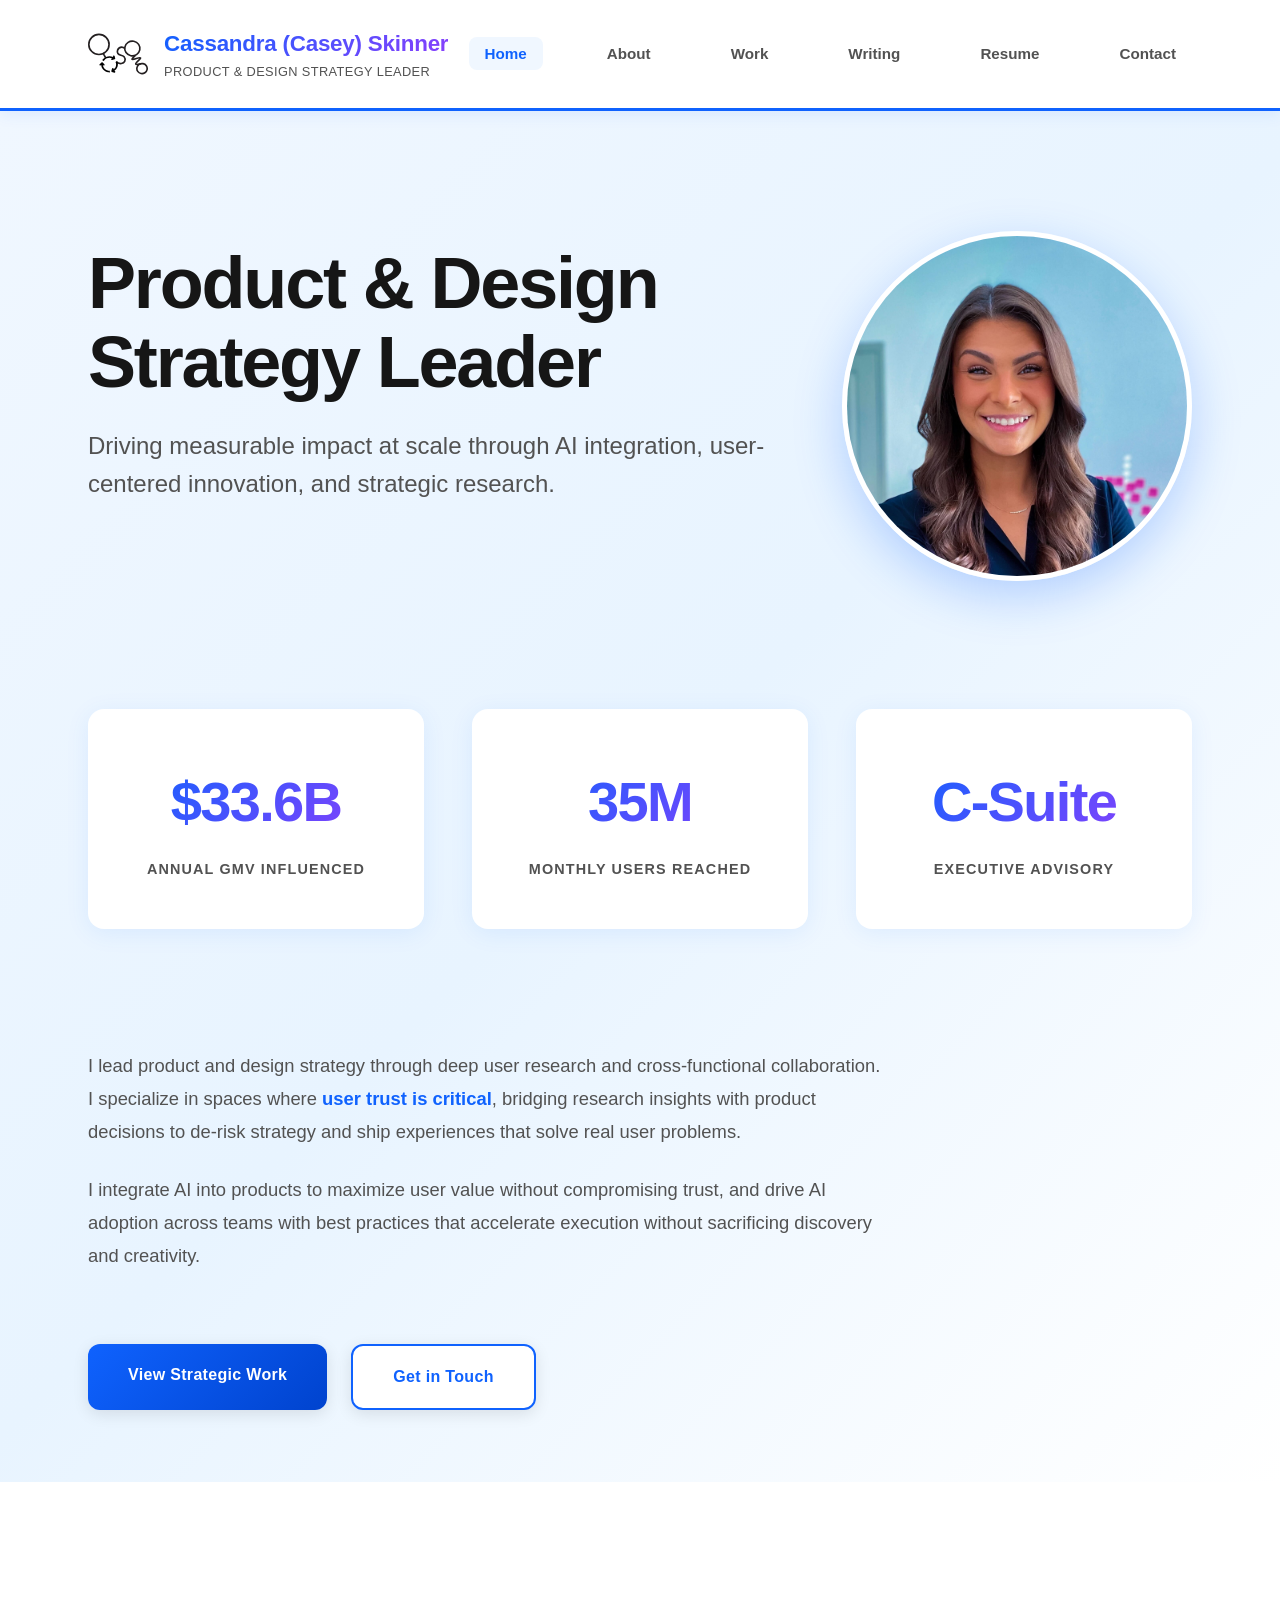
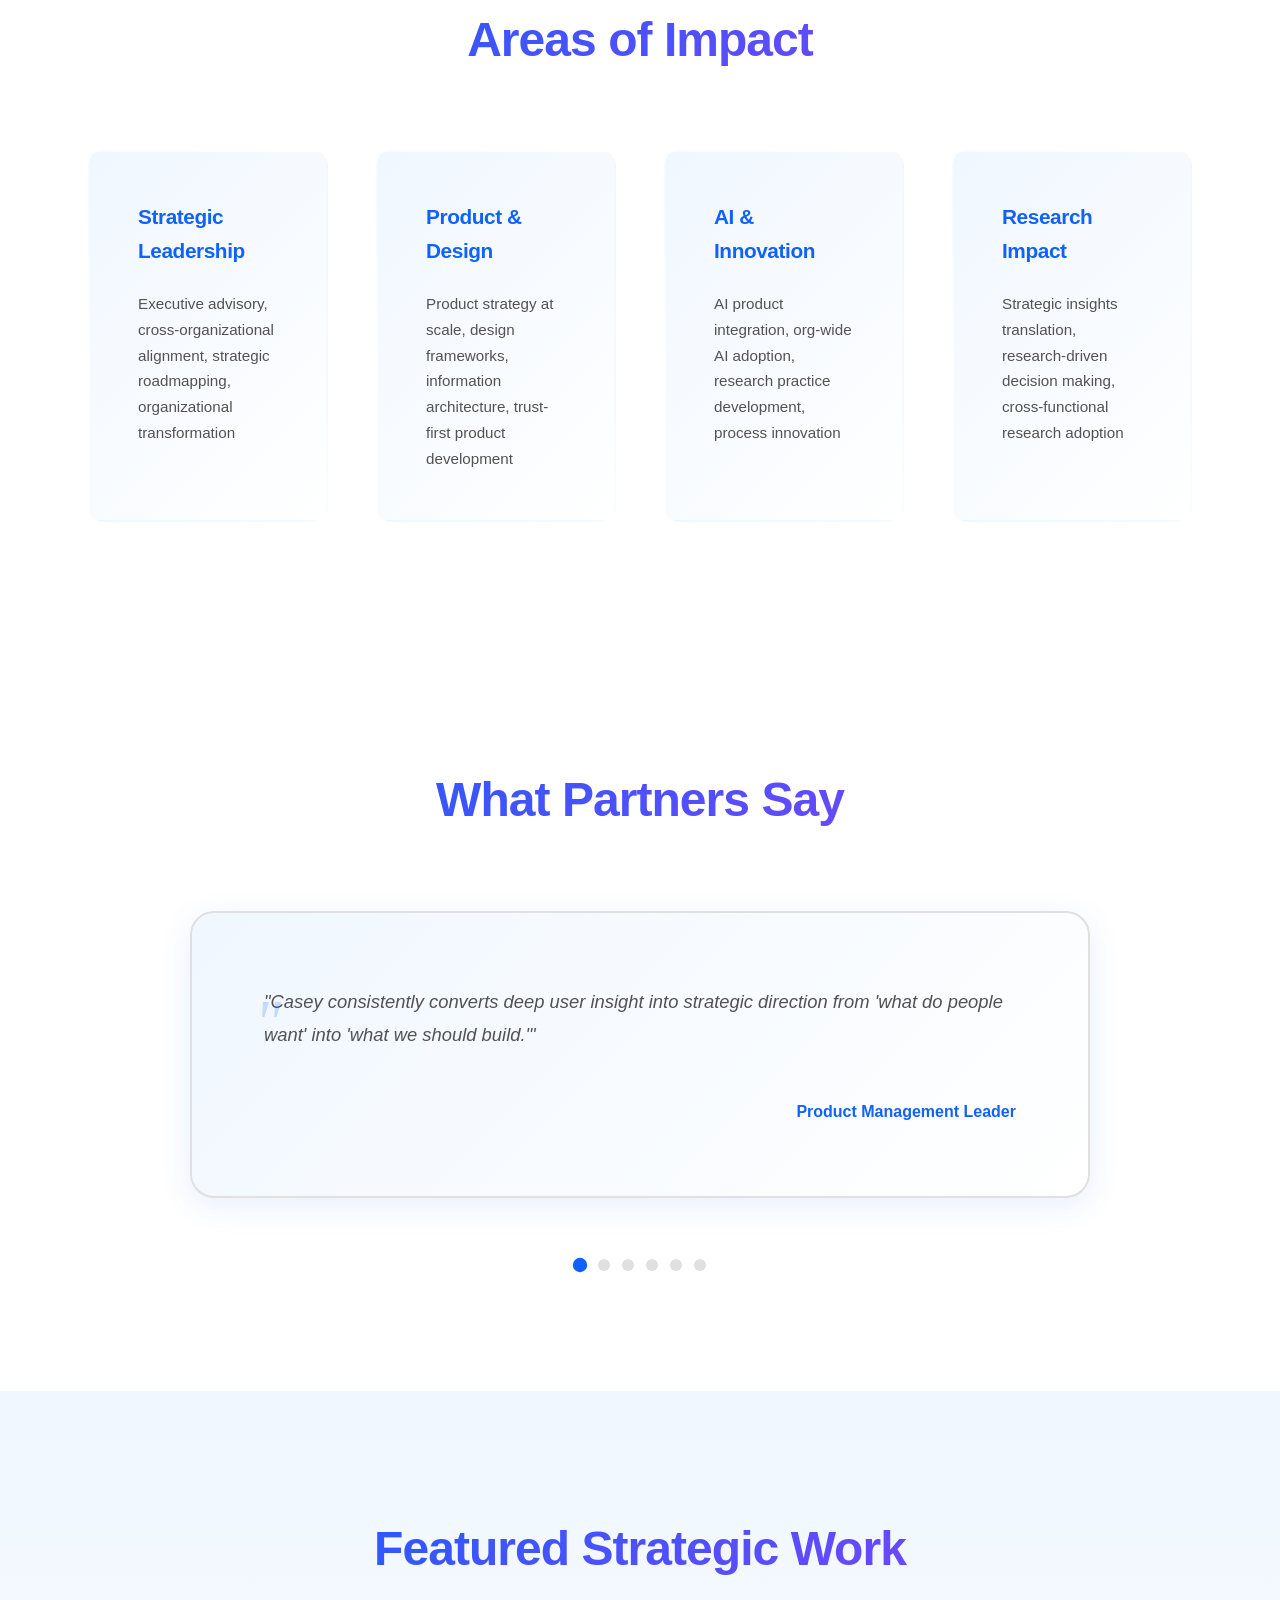
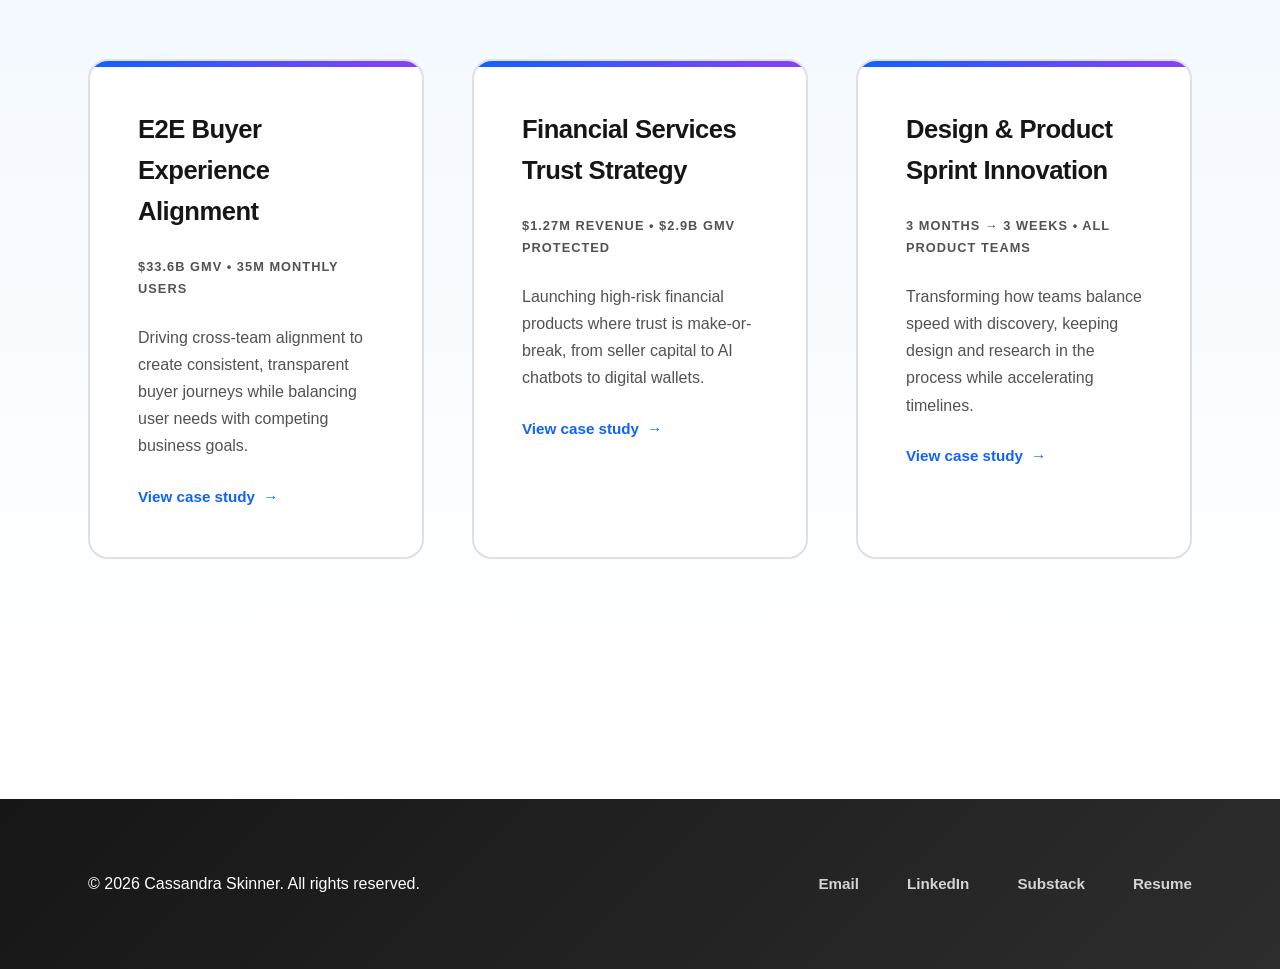
<file: index.html>
<!DOCTYPE html>
<html lang="en">
<head>
    <meta charset="UTF-8">
    <meta name="viewport" content="width=device-width, initial-scale=1.0">
    <title>Cassandra Skinner | Product & Design Strategy Leader</title>
    <meta name="description" content="Product and design strategy leader specializing in AI integration, user research, and trust-first product development.">
    <link rel="stylesheet" href="styles.css">
    <style>
        .hero-flex {
            display: flex;
            gap: 64px;
            align-items: center;
            margin-bottom: 48px;
        }

        .hero-text {
            flex: 1;
        }

        .hero-photo {
            flex-shrink: 0;
        }

        .hero-photo img {
            width: 350px;
            height: 350px;
            object-fit: cover;
            object-position: 60% 35%;
            border-radius: 50%;
            box-shadow: 0 16px 48px rgba(15, 98, 254, 0.25);
            border: 5px solid white;
        }

        @media (max-width: 768px) {
            .hero-flex {
                flex-direction: column-reverse;
                gap: 32px;
                margin-bottom: 32px;
            }

            .hero-photo img {
                width: 200px;
                height: 200px;
                object-position: 60% 35%;
                border: 3px solid white;
            }
        }

        @media (max-width: 480px) {
            .hero-flex {
                gap: 24px;
            }

            .hero-photo img {
                width: 150px;
                height: 150px;
                object-position: 60% 35%;
            }
        }
    </style>
</head>
<body>
    <!-- Navigation -->
    <nav class="nav">
        <div class="nav-container">
            <a href="index.html" class="logo">
                <img src="logo.svg" alt="CS" class="logo-image">
                <div class="logo-text">
                    <span class="logo-name">Cassandra (Casey) Skinner</span>
                    <span class="logo-tagline">Product & Design Strategy Leader</span>
                </div>
            </a>
            <ul class="nav-menu">
                <li><a href="index.html" class="nav-link active">Home</a></li>
                <li><a href="about.html" class="nav-link">About</a></li>
                <li><a href="work.html" class="nav-link">Work</a></li>
                <li><a href="writing.html" class="nav-link">Writing</a></li>
                <li><a href="resume.html" class="nav-link">Resume</a></li>
                <li><a href="contact.html" class="nav-link">Contact</a></li>
            </ul>
        </div>
    </nav>

    <!-- Hero Section -->
    <section class="hero">
        <div class="container">
            <div class="hero-flex">
                <div class="hero-text">
                    <h1 class="hero-title">Product & Design Strategy Leader</h1>
                    <p class="hero-subtitle">Driving measurable impact at scale through AI integration, user-centered innovation, and strategic research.</p>
                </div>
                <div class="hero-photo">
                    <img src="profile-photo.jpg" alt="Cassandra Skinner">
                </div>
            </div>

            <div class="hero-stats">
                <div class="stat">
                    <div class="stat-number">$33.6B</div>
                    <div class="stat-label">Annual GMV Influenced</div>
                </div>
                <div class="stat">
                    <div class="stat-number">35M</div>
                    <div class="stat-label">Monthly Users Reached</div>
                </div>
                <div class="stat">
                    <div class="stat-number">C-Suite</div>
                    <div class="stat-label">Executive Advisory</div>
                </div>
            </div>

            <div class="hero-intro">
                <p>I lead product and design strategy through deep user research and cross-functional collaboration. I specialize in spaces where <strong>user trust is critical</strong>, bridging research insights with product decisions to de-risk strategy and ship experiences that solve real user problems.</p>
                <p>I integrate AI into products to maximize user value without compromising trust, and drive AI adoption across teams with best practices that accelerate execution without sacrificing discovery and creativity.</p>
            </div>

            <div class="cta-buttons">
                <a href="work.html" class="btn btn-primary">View Strategic Work</a>
                <a href="contact.html" class="btn btn-secondary">Get in Touch</a>
            </div>
        </div>
    </section>

    <!-- Quick Expertise -->
    <section class="expertise-preview">
        <div class="container">
            <h2>Areas of Impact</h2>
            <div class="expertise-grid">
                <div class="expertise-card">
                    <h3>Strategic Leadership</h3>
                    <p>Executive advisory, cross-organizational alignment, strategic roadmapping, organizational transformation</p>
                </div>
                <div class="expertise-card">
                    <h3>Product & Design</h3>
                    <p>Product strategy at scale, design frameworks, information architecture, trust-first product development</p>
                </div>
                <div class="expertise-card">
                    <h3>AI & Innovation</h3>
                    <p>AI product integration, org-wide AI adoption, research practice development, process innovation</p>
                </div>
                <div class="expertise-card">
                    <h3>Research Impact</h3>
                    <p>Strategic insights translation, research-driven decision making, cross-functional research adoption</p>
                </div>
            </div>
        </div>
    </section>

    <!-- Testimonials -->
    <section class="testimonials">
        <div class="container">
            <h2>What Partners Say</h2>
            <div class="testimonial-carousel">
                <div class="testimonial active">
                    <p class="testimonial-quote">"Casey consistently converts deep user insight into strategic direction from 'what do people want' into 'what we should build.'"</p>
                    <p class="testimonial-author">Product Management Leader</p>
                </div>
                <div class="testimonial">
                    <p class="testimonial-quote">"Casey championed the use of Jobs To Be Done (JTBD) frameworks to drive alignment, shared understanding, and decision clarity across stakeholders."</p>
                    <p class="testimonial-author">Product Management Leader</p>
                </div>
                <div class="testimonial">
                    <p class="testimonial-quote">"She always came to the table with extensive research to confirm or deny the initially presented hypotheses. She never approaches with a biased mindset and truly empathizes with customers, providing high-level suggestions to improve or reevaluate the business goals to better align with customer needs. She uses her voice to clearly articulate the results, ensuring they are not misinterpreted, which can often happen when many people are involved. When she sees the need for more research or better validation, she speaks up, demonstrating her passion and commitment to research and its value to the overall experience...Sometimes, I wish I could give her the mouse and have her design as well. She delivers impact on most, if not all, of our projects; her insights help determine scope and how we can scale our solutions."</p>
                    <p class="testimonial-author">Product Design Leader</p>
                </div>
                <div class="testimonial">
                    <p class="testimonial-quote">"I've seen Casey to have a strong bias to action and not hesitate to jump into action with a sense of urgency. She strives to get UX research done as early as possible to make the deliverables launch sooner and provide value to customers sooner than later."</p>
                    <p class="testimonial-author">Product Management Leader</p>
                </div>
                <div class="testimonial">
                    <p class="testimonial-quote">"Casey partners exceptionally well with design to impact design choices… Her research and insight was instrumental in helping us identify value propositions, content hierarchy, and more. Casey is among the most collaborative UXR research partners I've worked with at eBay. She has a gift for distilling information and presenting it in a clear and cogent manner."</p>
                    <p class="testimonial-author">Content Design Leader</p>
                </div>
                <div class="testimonial">
                    <p class="testimonial-quote">"Casey's drive and proactive approach significantly contribute to the team's momentum."</p>
                    <p class="testimonial-author">Product Management Leader</p>
                </div>
            </div>
            <div class="testimonial-dots"></div>
        </div>
    </section>

    <!-- Featured Work Preview -->
    <section class="work-preview">
        <div class="container">
            <h2>Featured Strategic Work</h2>
            <div class="work-grid">
                <a href="work.html#e2e-buyer-experience" class="work-card">
                    <div class="work-card-content">
                        <h3>E2E Buyer Experience Alignment</h3>
                        <p class="work-meta">$33.6B GMV • 35M Monthly Users</p>
                        <p>Driving cross-team alignment to create consistent, transparent buyer journeys while balancing user needs with competing business goals.</p>
                        <span class="work-link">View case study</span>
                    </div>
                </a>

                <a href="work.html#financial-services" class="work-card">
                    <div class="work-card-content">
                        <h3>Financial Services Trust Strategy</h3>
                        <p class="work-meta">$1.27M Revenue • $2.9B GMV Protected</p>
                        <p>Launching high-risk financial products where trust is make-or-break, from seller capital to AI chatbots to digital wallets.</p>
                        <span class="work-link">View case study</span>
                    </div>
                </a>

                <a href="work.html#process-innovation" class="work-card">
                    <div class="work-card-content">
                        <h3>Design & Product Sprint Innovation</h3>
                        <p class="work-meta">3 Months → 3 Weeks • All Product Teams</p>
                        <p>Transforming how teams balance speed with discovery, keeping design and research in the process while accelerating timelines.</p>
                        <span class="work-link">View case study</span>
                    </div>
                </a>
            </div>
        </div>
    </section>

    <!-- Footer -->
    <footer class="footer">
        <div class="container">
            <p>&copy; 2026 Cassandra Skinner. All rights reserved.</p>
            <div class="footer-links">
                <a href="mailto:caskinner23@gmail.com">Email</a>
                <a href="https://linkedin.com/in/skinnerc23" target="_blank">LinkedIn</a>
                <a href="https://skinnerc.substack.com" target="_blank">Substack</a>
                <a href="resume.html">Resume</a>
            </div>
        </div>
    </footer>

    <script>
        // Testimonial carousel
        const testimonials = document.querySelectorAll('.testimonial');
        const dotsContainer = document.querySelector('.testimonial-dots');
        let currentTestimonial = 0;

        // Create dots
        testimonials.forEach((_, index) => {
            const dot = document.createElement('div');
            dot.classList.add('testimonial-dot');
            if (index === 0) dot.classList.add('active');
            dot.addEventListener('click', () => goToTestimonial(index));
            dotsContainer.appendChild(dot);
        });

        const dots = document.querySelectorAll('.testimonial-dot');

        function goToTestimonial(index) {
            testimonials[currentTestimonial].classList.remove('active');
            dots[currentTestimonial].classList.remove('active');
            currentTestimonial = index;
            testimonials[currentTestimonial].classList.add('active');
            dots[currentTestimonial].classList.add('active');
        }

        function nextTestimonial() {
            const next = (currentTestimonial + 1) % testimonials.length;
            goToTestimonial(next);
        }

        // Auto-rotate every 8 seconds
        if (testimonials.length > 1) {
            setInterval(nextTestimonial, 8000);
        }
    </script>
</body>
</html>
</file>
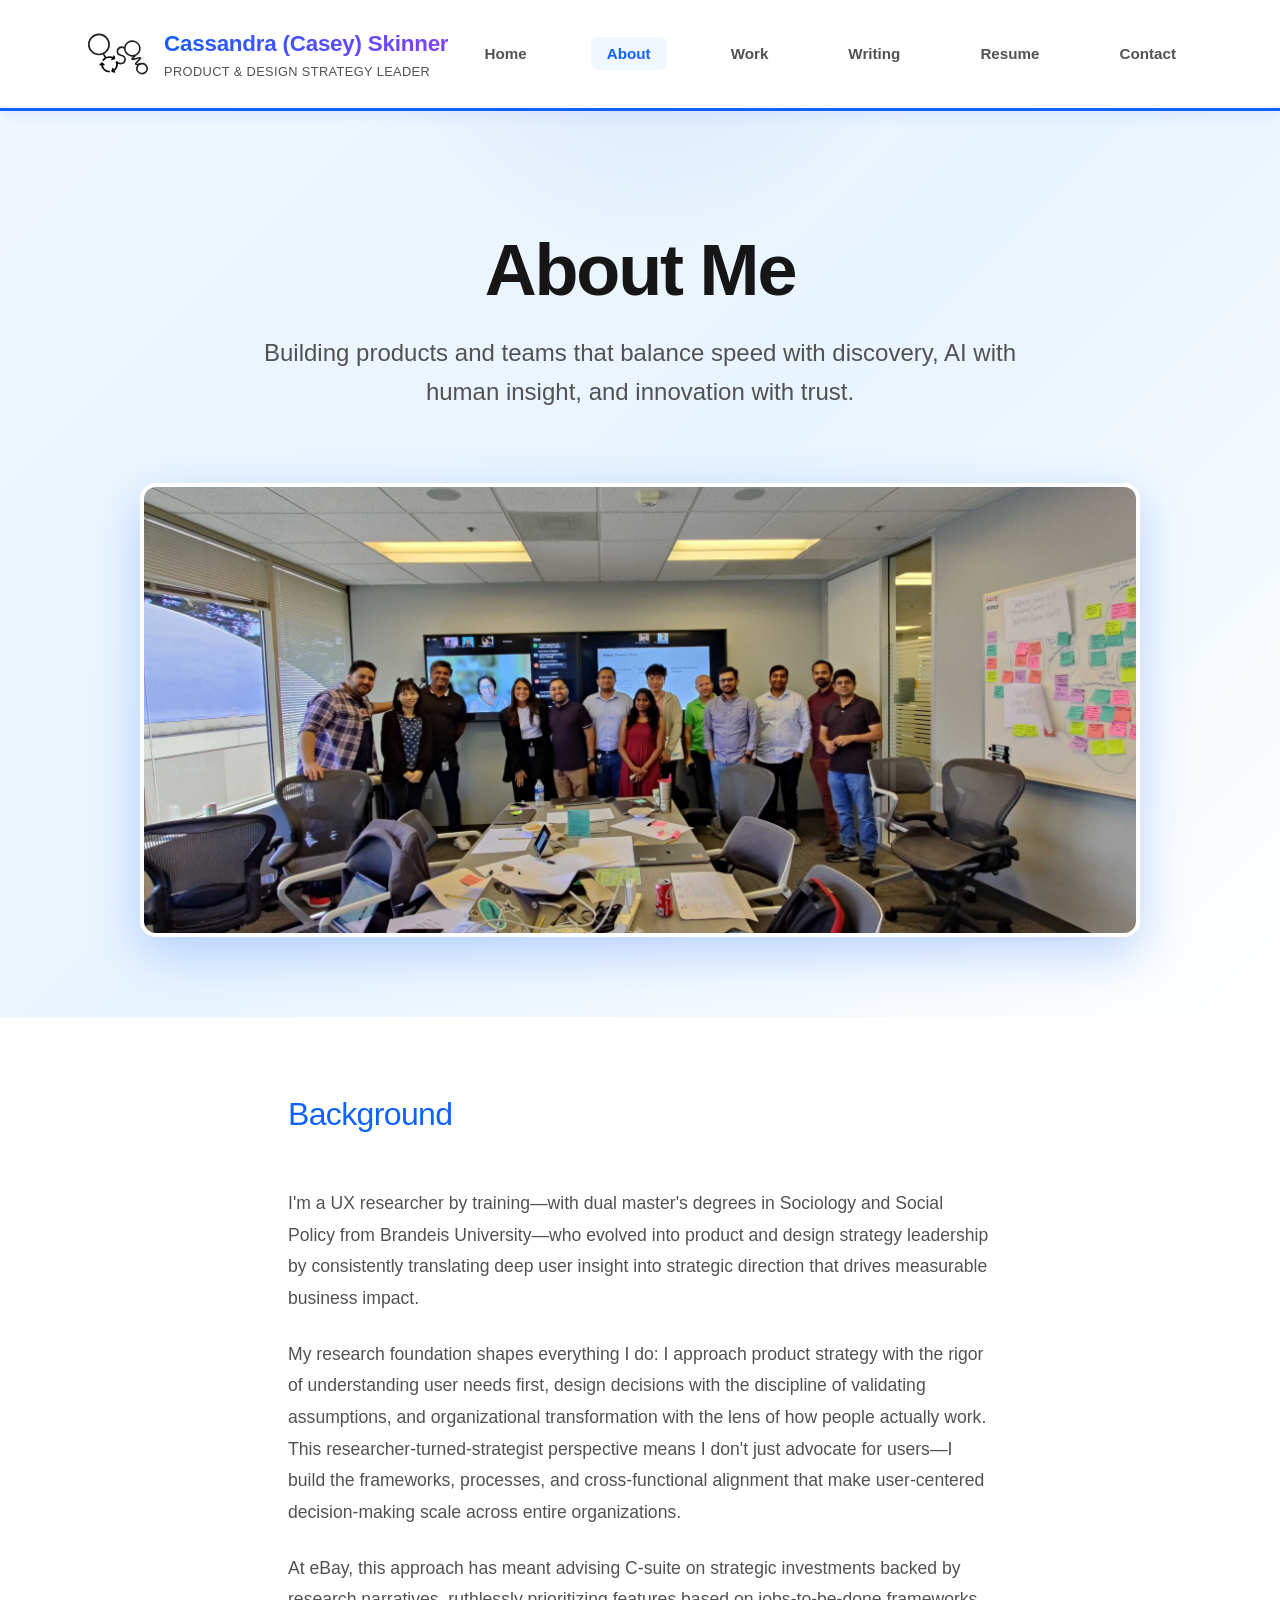
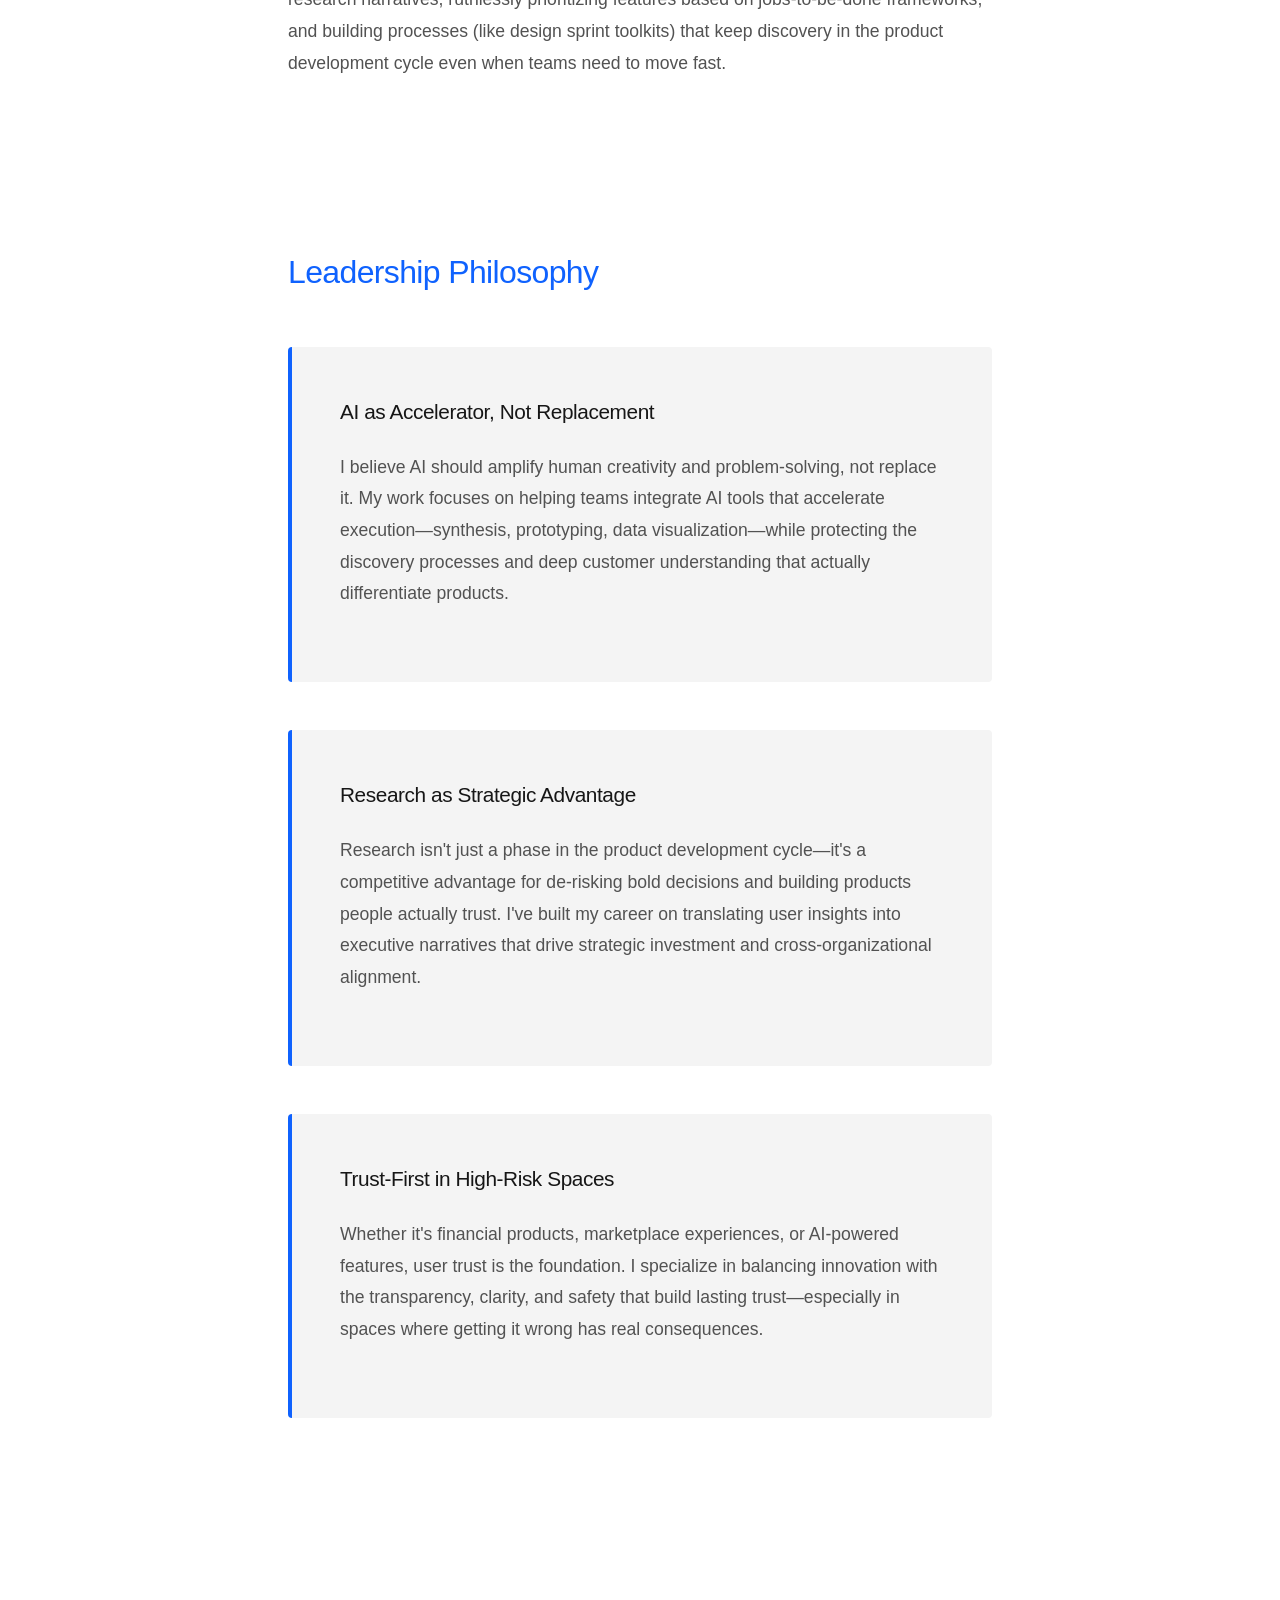
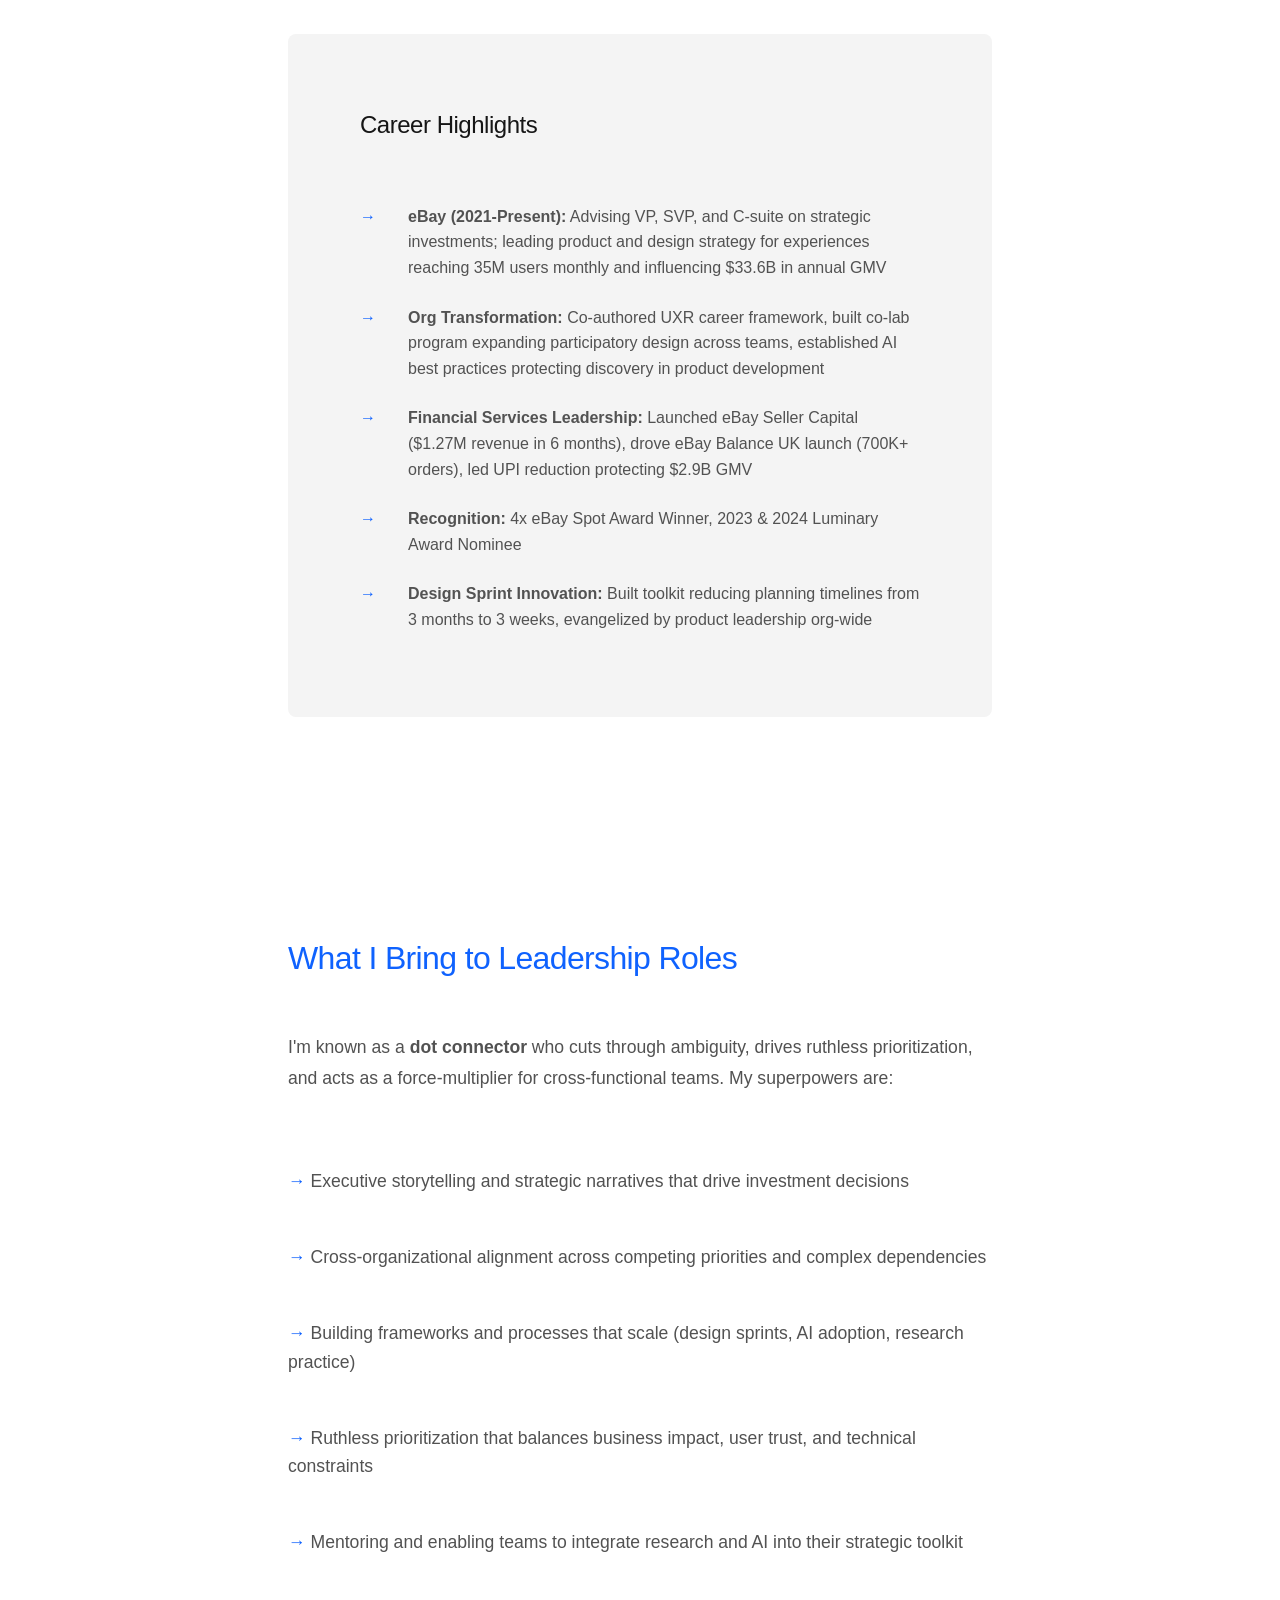
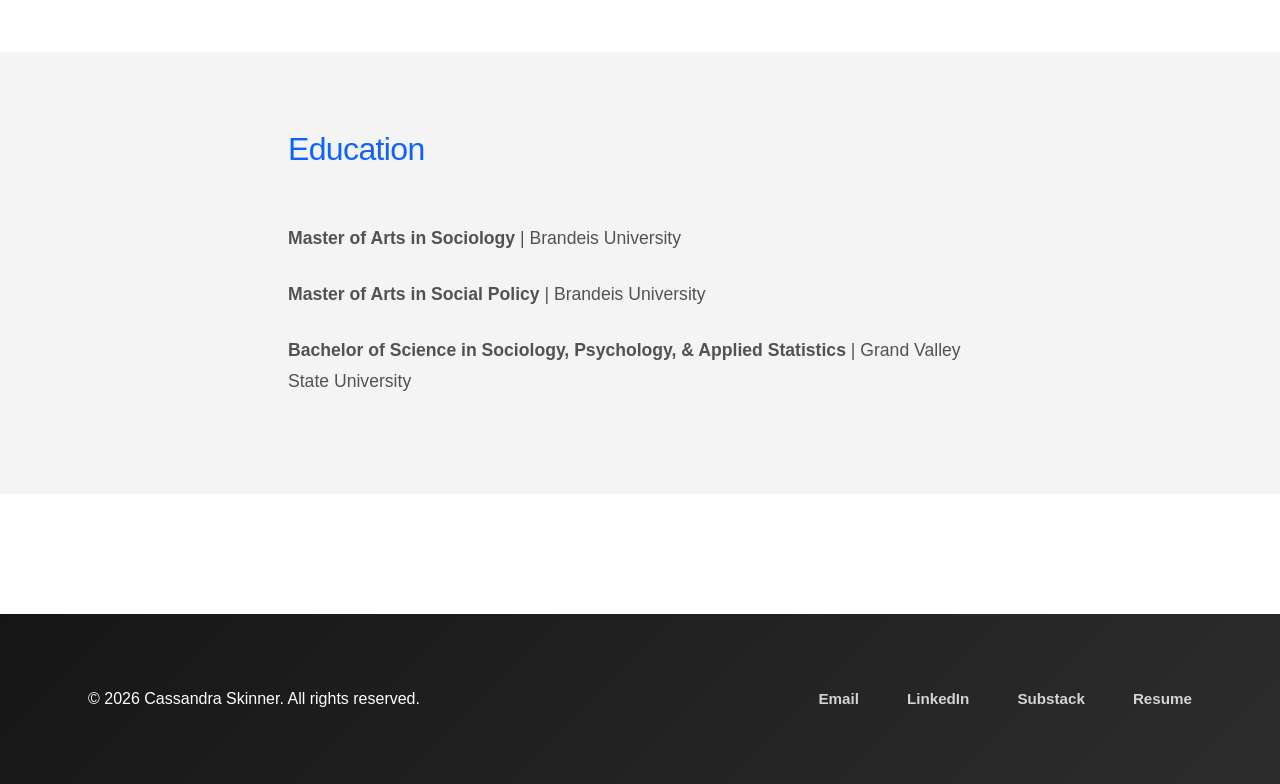
<file: about.html>
<!DOCTYPE html>
<html lang="en">
<head>
    <meta charset="UTF-8">
    <meta name="viewport" content="width=device-width, initial-scale=1.0">
    <title>About | Cassandra Skinner</title>
    <meta name="description" content="Learn about Cassandra Skinner's leadership philosophy and approach to product strategy, design, and AI integration.">
    <link rel="stylesheet" href="styles.css">
    <style>
        .about-hero {
            padding: var(--spacing-xl) 0 var(--spacing-lg) 0;
            background: linear-gradient(135deg, #F0F7FF 0%, #E8F4FF 50%, #FFFFFF 100%);
            text-align: center;
            position: relative;
            overflow: hidden;
        }

        .about-hero::before {
            content: '';
            position: absolute;
            top: -50%;
            left: 50%;
            transform: translateX(-50%);
            width: 600px;
            height: 600px;
            background: radial-gradient(circle, rgba(102, 126, 234, 0.15) 0%, transparent 70%);
            border-radius: 50%;
        }

        .about-hero .hero-title {
            position: relative;
            text-align: center;
        }

        .about-hero .hero-subtitle {
            position: relative;
            text-align: center;
            margin-left: auto;
            margin-right: auto;
        }

        .about-content {
            max-width: 800px;
            margin: 0 auto;
        }

        .about-section {
            padding: var(--spacing-lg) 0;
        }

        .about-section h2 {
            font-size: 2rem;
            margin-bottom: var(--spacing-md);
            color: var(--primary-color);
        }

        .about-section p {
            font-size: 1.1rem;
            line-height: 1.8;
            color: var(--text-secondary);
            margin-bottom: var(--spacing-sm);
        }

        .philosophy-grid {
            display: grid;
            gap: var(--spacing-md);
            margin-top: var(--spacing-md);
        }

        .philosophy-item {
            padding: var(--spacing-md);
            background: var(--bg-light);
            border-left: 4px solid var(--primary-color);
            border-radius: 4px;
        }

        .philosophy-item h3 {
            font-size: 1.3rem;
            margin-bottom: var(--spacing-sm);
            color: var(--text-primary);
        }

        .highlights {
            background: var(--bg-light);
            padding: var(--spacing-lg);
            border-radius: 8px;
            margin: var(--spacing-lg) 0;
        }

        .highlights h3 {
            font-size: 1.5rem;
            margin-bottom: var(--spacing-md);
            color: var(--text-primary);
        }

        .highlights ul {
            list-style: none;
            padding: 0;
        }

        .highlights li {
            padding: var(--spacing-xs) 0;
            padding-left: var(--spacing-md);
            position: relative;
            color: var(--text-secondary);
        }

        .highlights li:before {
            content: "→";
            position: absolute;
            left: 0;
            color: var(--primary-color);
            font-weight: bold;
        }
    </style>
</head>
<body>
    <!-- Navigation -->
    <nav class="nav">
        <div class="nav-container">
            <a href="index.html" class="logo">
                <img src="logo.svg" alt="CS" class="logo-image">
                <div class="logo-text">
                    <span class="logo-name">Cassandra (Casey) Skinner</span>
                    <span class="logo-tagline">Product & Design Strategy Leader</span>
                </div>
            </a>
            <ul class="nav-menu">
                <li><a href="index.html" class="nav-link">Home</a></li>
                <li><a href="about.html" class="nav-link active">About</a></li>
                <li><a href="work.html" class="nav-link">Work</a></li>
                <li><a href="writing.html" class="nav-link">Writing</a></li>
                <li><a href="resume.html" class="nav-link">Resume</a></li>
                <li><a href="contact.html" class="nav-link">Contact</a></li>
            </ul>
        </div>
    </nav>

    <!-- About Hero -->
    <section class="about-hero">
        <div class="container">
            <h1 class="hero-title">About Me</h1>
            <p class="hero-subtitle">Building products and teams that balance speed with discovery, AI with human insight, and innovation with trust.</p>
            <div style="margin-top: var(--spacing-lg); position: relative; max-width: 1000px; margin-left: auto; margin-right: auto;">
                <img src="team-photo.jpg" alt="Cassandra leading a collaborative design workshop" style="width: 100%; border-radius: 16px; box-shadow: 0 16px 48px rgba(15, 98, 254, 0.25); border: 4px solid white;">
            </div>
        </div>
    </section>

    <!-- Main About Content -->
    <section class="about-section">
        <div class="container about-content">
            <h2>Background</h2>
            <p>I'm a UX researcher by training—with dual master's degrees in Sociology and Social Policy from Brandeis University—who evolved into product and design strategy leadership by consistently translating deep user insight into strategic direction that drives measurable business impact.</p>

            <p>My research foundation shapes everything I do: I approach product strategy with the rigor of understanding user needs first, design decisions with the discipline of validating assumptions, and organizational transformation with the lens of how people actually work. This researcher-turned-strategist perspective means I don't just advocate for users—I build the frameworks, processes, and cross-functional alignment that make user-centered decision-making scale across entire organizations.</p>

            <p>At eBay, this approach has meant advising C-suite on strategic investments backed by research narratives, ruthlessly prioritizing features based on jobs-to-be-done frameworks, and building processes (like design sprint toolkits) that keep discovery in the product development cycle even when teams need to move fast.</p>
        </div>
    </section>

    <section class="about-section">
        <div class="container about-content">
            <h2>Leadership Philosophy</h2>

            <div class="philosophy-grid">
                <div class="philosophy-item">
                    <h3>AI as Accelerator, Not Replacement</h3>
                    <p>I believe AI should amplify human creativity and problem-solving, not replace it. My work focuses on helping teams integrate AI tools that accelerate execution—synthesis, prototyping, data visualization—while protecting the discovery processes and deep customer understanding that actually differentiate products.</p>
                </div>

                <div class="philosophy-item">
                    <h3>Research as Strategic Advantage</h3>
                    <p>Research isn't just a phase in the product development cycle—it's a competitive advantage for de-risking bold decisions and building products people actually trust. I've built my career on translating user insights into executive narratives that drive strategic investment and cross-organizational alignment.</p>
                </div>

                <div class="philosophy-item">
                    <h3>Trust-First in High-Risk Spaces</h3>
                    <p>Whether it's financial products, marketplace experiences, or AI-powered features, user trust is the foundation. I specialize in balancing innovation with the transparency, clarity, and safety that build lasting trust—especially in spaces where getting it wrong has real consequences.</p>
                </div>
            </div>
        </div>
    </section>

    <!-- Career Highlights -->
    <section class="about-section">
        <div class="container about-content">
            <div class="highlights">
                <h3>Career Highlights</h3>
                <ul>
                    <li><strong>eBay (2021-Present):</strong> Advising VP, SVP, and C-suite on strategic investments; leading product and design strategy for experiences reaching 35M users monthly and influencing $33.6B in annual GMV</li>
                    <li><strong>Org Transformation:</strong> Co-authored UXR career framework, built co-lab program expanding participatory design across teams, established AI best practices protecting discovery in product development</li>
                    <li><strong>Financial Services Leadership:</strong> Launched eBay Seller Capital ($1.27M revenue in 6 months), drove eBay Balance UK launch (700K+ orders), led UPI reduction protecting $2.9B GMV</li>
                    <li><strong>Recognition:</strong> 4x eBay Spot Award Winner, 2023 & 2024 Luminary Award Nominee</li>
                    <li><strong>Design Sprint Innovation:</strong> Built toolkit reducing planning timelines from 3 months to 3 weeks, evangelized by product leadership org-wide</li>
                </ul>
            </div>
        </div>
    </section>

    <!-- What I Do -->
    <section class="about-section">
        <div class="container about-content">
            <h2>What I Bring to Leadership Roles</h2>
            <p>I'm known as a <strong>dot connector</strong> who cuts through ambiguity, drives ruthless prioritization, and acts as a force-multiplier for cross-functional teams. My superpowers are:</p>

            <ul style="list-style: none; padding: 0; margin-top: var(--spacing-md);">
                <li style="padding: var(--spacing-sm) 0; font-size: 1.1rem; color: var(--text-secondary);"><strong style="color: var(--primary-color);">→</strong> Executive storytelling and strategic narratives that drive investment decisions</li>
                <li style="padding: var(--spacing-sm) 0; font-size: 1.1rem; color: var(--text-secondary);"><strong style="color: var(--primary-color);">→</strong> Cross-organizational alignment across competing priorities and complex dependencies</li>
                <li style="padding: var(--spacing-sm) 0; font-size: 1.1rem; color: var(--text-secondary);"><strong style="color: var(--primary-color);">→</strong> Building frameworks and processes that scale (design sprints, AI adoption, research practice)</li>
                <li style="padding: var(--spacing-sm) 0; font-size: 1.1rem; color: var(--text-secondary);"><strong style="color: var(--primary-color);">→</strong> Ruthless prioritization that balances business impact, user trust, and technical constraints</li>
                <li style="padding: var(--spacing-sm) 0; font-size: 1.1rem; color: var(--text-secondary);"><strong style="color: var(--primary-color);">→</strong> Mentoring and enabling teams to integrate research and AI into their strategic toolkit</li>
            </ul>
        </div>
    </section>

    <!-- Education -->
    <section class="about-section" style="background: var(--bg-light); padding: var(--spacing-lg) 0;">
        <div class="container about-content">
            <h2>Education</h2>
            <p><strong>Master of Arts in Sociology</strong> | Brandeis University</p>
            <p><strong>Master of Arts in Social Policy</strong> | Brandeis University</p>
            <p><strong>Bachelor of Science in Sociology, Psychology, & Applied Statistics</strong> | Grand Valley State University</p>
        </div>
    </section>

    <!-- Footer -->
    <footer class="footer">
        <div class="container">
            <p>&copy; 2026 Cassandra Skinner. All rights reserved.</p>
            <div class="footer-links">
                <a href="mailto:caskinner23@gmail.com">Email</a>
                <a href="https://linkedin.com/in/skinnerc23" target="_blank">LinkedIn</a>
                <a href="https://skinnerc.substack.com" target="_blank">Substack</a>
                <a href="resume.html">Resume</a>
            </div>
        </div>
    </footer>
</body>
</html>
</file>
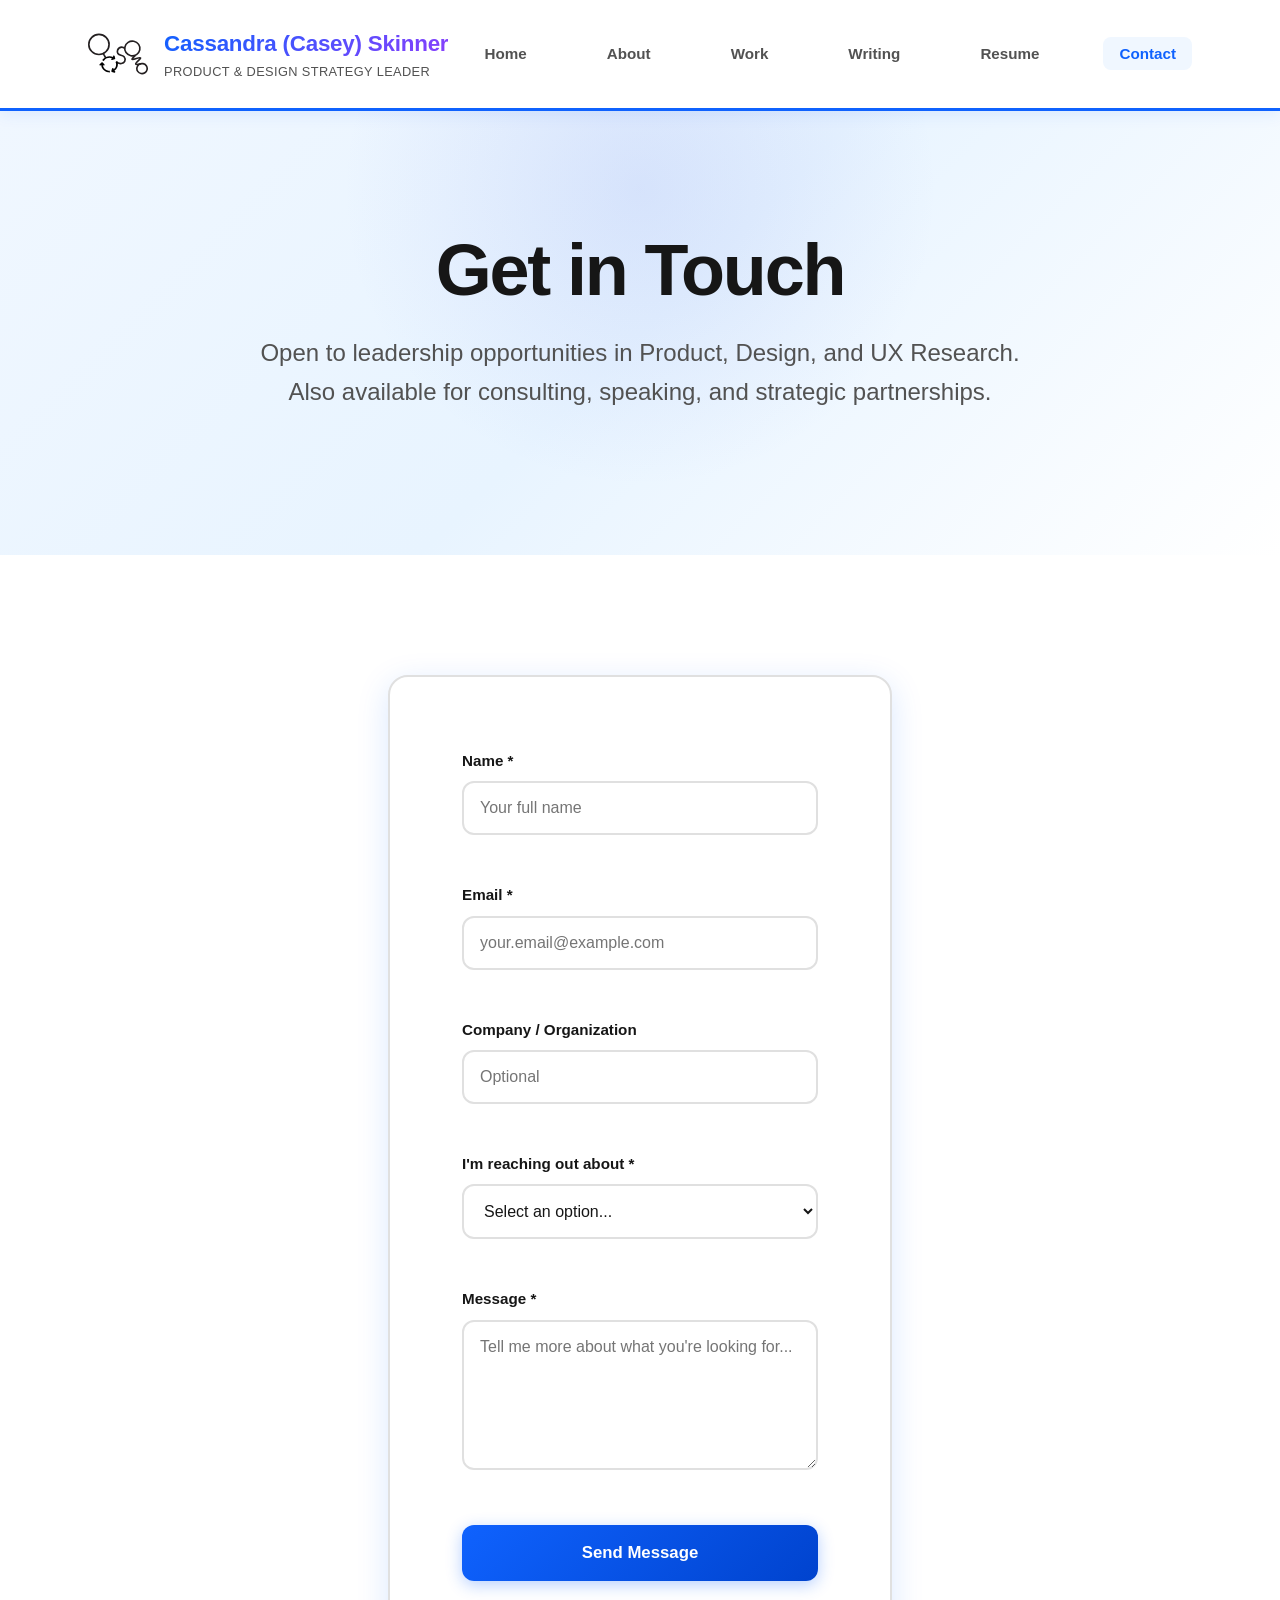
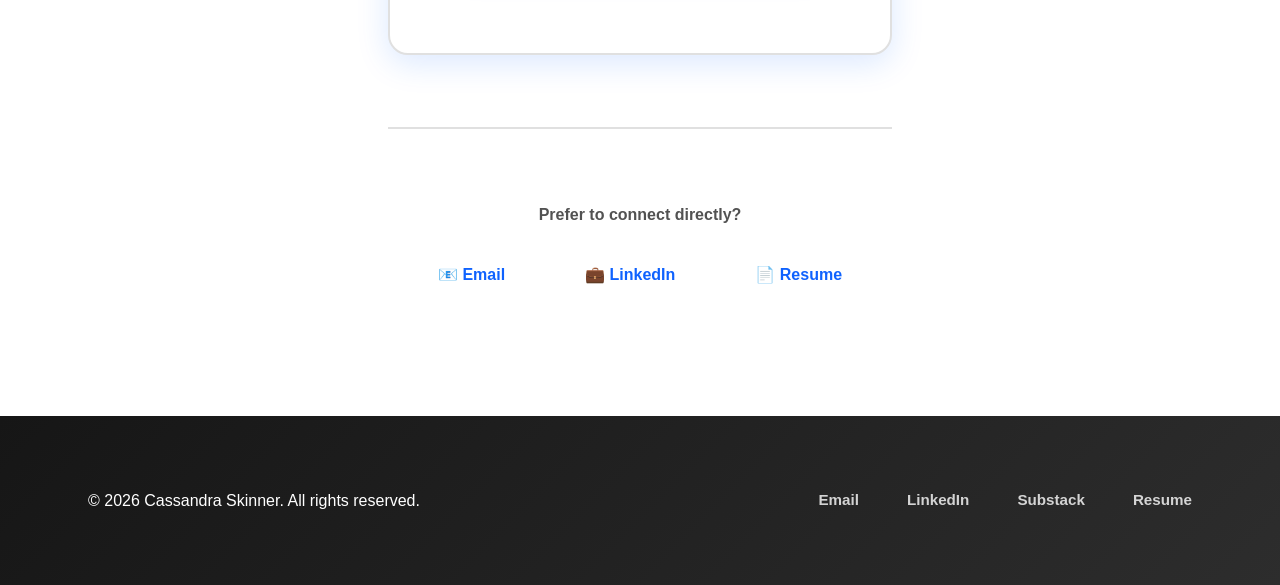
<file: contact.html>
<!DOCTYPE html>
<html lang="en">
<head>
    <meta charset="UTF-8">
    <meta name="viewport" content="width=device-width, initial-scale=1.0">
    <title>Contact | Cassandra Skinner</title>
    <meta name="description" content="Get in touch with Cassandra Skinner for product strategy, design leadership, or UX research opportunities.">
    <link rel="stylesheet" href="styles.css">
    <style>
        .contact-hero {
            padding: var(--spacing-xl) 0 var(--spacing-lg) 0;
            background: linear-gradient(135deg, #F0F7FF 0%, #E8F4FF 50%, #FFFFFF 100%);
            text-align: center;
            position: relative;
            overflow: hidden;
        }

        .contact-hero::before {
            content: '';
            position: absolute;
            top: -50%;
            left: 50%;
            transform: translateX(-50%);
            width: 600px;
            height: 600px;
            background: radial-gradient(circle, rgba(102, 126, 234, 0.15) 0%, transparent 70%);
            border-radius: 50%;
        }

        .contact-container {
            max-width: 600px;
            margin: var(--spacing-xl) auto;
            padding: 0 var(--spacing-md);
        }

        .contact-form {
            background: white;
            padding: var(--spacing-lg);
            border-radius: 20px;
            box-shadow: 0 8px 32px rgba(15, 98, 254, 0.15);
            border: 2px solid var(--border-color);
        }

        .form-group {
            margin-bottom: var(--spacing-md);
        }

        .form-group label {
            display: block;
            margin-bottom: 8px;
            font-weight: 600;
            color: var(--text-primary);
            font-size: 0.95rem;
        }

        .form-group input,
        .form-group textarea,
        .form-group select {
            width: 100%;
            padding: 16px;
            border: 2px solid var(--border-color);
            border-radius: 12px;
            font-family: 'Avenir', sans-serif;
            font-size: 1rem;
            color: var(--text-primary);
            transition: all 0.3s ease;
            background: white;
        }

        .form-group input:focus,
        .form-group textarea:focus,
        .form-group select:focus {
            outline: none;
            border-color: var(--primary-color);
            box-shadow: 0 0 0 3px rgba(15, 98, 254, 0.1);
        }

        .form-group textarea {
            min-height: 150px;
            resize: vertical;
            font-family: 'Avenir', sans-serif;
        }

        .submit-btn {
            width: 100%;
            padding: 18px;
            background: linear-gradient(135deg, var(--primary-color) 0%, var(--primary-dark) 100%);
            color: white;
            border: none;
            border-radius: 12px;
            font-size: 1.05rem;
            font-weight: 700;
            cursor: pointer;
            transition: all 0.3s ease;
            font-family: 'Avenir', sans-serif;
            box-shadow: 0 4px 16px rgba(15, 98, 254, 0.3);
        }

        .submit-btn:hover {
            transform: translateY(-2px);
            box-shadow: 0 8px 24px rgba(15, 98, 254, 0.4);
        }

        .submit-btn:active {
            transform: translateY(0);
        }

        .contact-info {
            text-align: center;
            margin-top: var(--spacing-lg);
            padding-top: var(--spacing-lg);
            border-top: 2px solid var(--border-color);
        }

        .contact-info p {
            color: var(--text-secondary);
            margin-bottom: var(--spacing-sm);
            line-height: 1.8;
        }

        .contact-links {
            display: flex;
            justify-content: center;
            gap: var(--spacing-md);
            flex-wrap: wrap;
            margin-top: var(--spacing-sm);
        }

        .contact-link {
            color: var(--primary-color);
            text-decoration: none;
            font-weight: 600;
            padding: 8px 16px;
            border-radius: 8px;
            transition: all 0.2s ease;
        }

        .contact-link:hover {
            background: var(--bg-subtle);
        }

        .success-message {
            display: none;
            background: linear-gradient(135deg, #10b981 0%, #059669 100%);
            color: white;
            padding: var(--spacing-md);
            border-radius: 12px;
            margin-bottom: var(--spacing-md);
            text-align: center;
            font-weight: 600;
        }
    </style>
</head>
<body>
    <!-- Navigation -->
    <nav class="nav">
        <div class="nav-container">
            <a href="index.html" class="logo">
                <img src="logo.svg" alt="CS" class="logo-image">
                <div class="logo-text">
                    <span class="logo-name">Cassandra (Casey) Skinner</span>
                    <span class="logo-tagline">Product & Design Strategy Leader</span>
                </div>
            </a>
            <ul class="nav-menu">
                <li><a href="index.html" class="nav-link">Home</a></li>
                <li><a href="about.html" class="nav-link">About</a></li>
                <li><a href="work.html" class="nav-link">Work</a></li>
                <li><a href="writing.html" class="nav-link">Writing</a></li>
                <li><a href="resume.html" class="nav-link">Resume</a></li>
                <li><a href="contact.html" class="nav-link active">Contact</a></li>
            </ul>
        </div>
    </nav>

    <!-- Contact Hero -->
    <section class="contact-hero">
        <div class="container">
            <h1 class="hero-title" style="position: relative; text-align: center;">Get in Touch</h1>
            <p class="hero-subtitle" style="position: relative; text-align: center; margin-left: auto; margin-right: auto;">Open to leadership opportunities in Product, Design, and UX Research. Also available for consulting, speaking, and strategic partnerships.</p>
        </div>
    </section>

    <!-- Contact Form -->
    <section>
        <div class="contact-container">
            <div id="success-message" class="success-message">
                ✓ Thanks for reaching out! I'll get back to you soon.
            </div>

            <form id="contact-form" class="contact-form" action="https://formspree.io/f/YOUR_FORM_ID" method="POST">
                <div class="form-group">
                    <label for="name">Name *</label>
                    <input type="text" id="name" name="name" required placeholder="Your full name">
                </div>

                <div class="form-group">
                    <label for="email">Email *</label>
                    <input type="email" id="email" name="email" required placeholder="your.email@example.com">
                </div>

                <div class="form-group">
                    <label for="company">Company / Organization</label>
                    <input type="text" id="company" name="company" placeholder="Optional">
                </div>

                <div class="form-group">
                    <label for="reason">I'm reaching out about *</label>
                    <select id="reason" name="reason" required>
                        <option value="">Select an option...</option>
                        <option value="Job Opportunity">Job Opportunity</option>
                        <option value="Consulting/Contract Work">Consulting/Contract Work</option>
                        <option value="Speaking Engagement">Speaking Engagement</option>
                        <option value="Collaboration">Collaboration</option>
                        <option value="General Inquiry">General Inquiry</option>
                        <option value="Other">Other</option>
                    </select>
                </div>

                <div class="form-group">
                    <label for="message">Message *</label>
                    <textarea id="message" name="message" required placeholder="Tell me more about what you're looking for..."></textarea>
                </div>

                <!-- Hidden field for spam protection -->
                <input type="text" name="_gotcha" style="display:none">

                <!-- Formspree configuration -->
                <input type="hidden" name="_subject" value="New contact form submission from portfolio">
                <input type="hidden" name="_next" value="https://your-username.github.io/contact.html?success=true">

                <button type="submit" class="submit-btn">Send Message</button>
            </form>

            <div class="contact-info">
                <p><strong>Prefer to connect directly?</strong></p>
                <div class="contact-links">
                    <a href="mailto:caskinner23@gmail.com" class="contact-link">📧 Email</a>
                    <a href="https://linkedin.com/in/skinnerc23" target="_blank" class="contact-link">💼 LinkedIn</a>
                    <a href="resume.html" class="contact-link">📄 Resume</a>
                </div>
            </div>
        </div>
    </section>

    <!-- Footer -->
    <footer class="footer">
        <div class="container">
            <p>&copy; 2026 Cassandra Skinner. All rights reserved.</p>
            <div class="footer-links">
                <a href="mailto:caskinner23@gmail.com">Email</a>
                <a href="https://linkedin.com/in/skinnerc23" target="_blank">LinkedIn</a>
                <a href="https://skinnerc.substack.com" target="_blank">Substack</a>
                <a href="resume.html">Resume</a>
            </div>
        </div>
    </footer>

    <script>
        // Handle form submission
        const form = document.getElementById('contact-form');
        const successMessage = document.getElementById('success-message');

        // Check for success parameter in URL
        const urlParams = new URLSearchParams(window.location.search);
        if (urlParams.get('success') === 'true') {
            successMessage.style.display = 'block';
            form.style.display = 'none';
            // Remove success parameter from URL
            window.history.replaceState({}, document.title, window.location.pathname);
        }

        form.addEventListener('submit', function(e) {
            // Formspree will handle the submission
            // The form will redirect to the _next URL on success
        });
    </script>
</body>
</html>
</file>
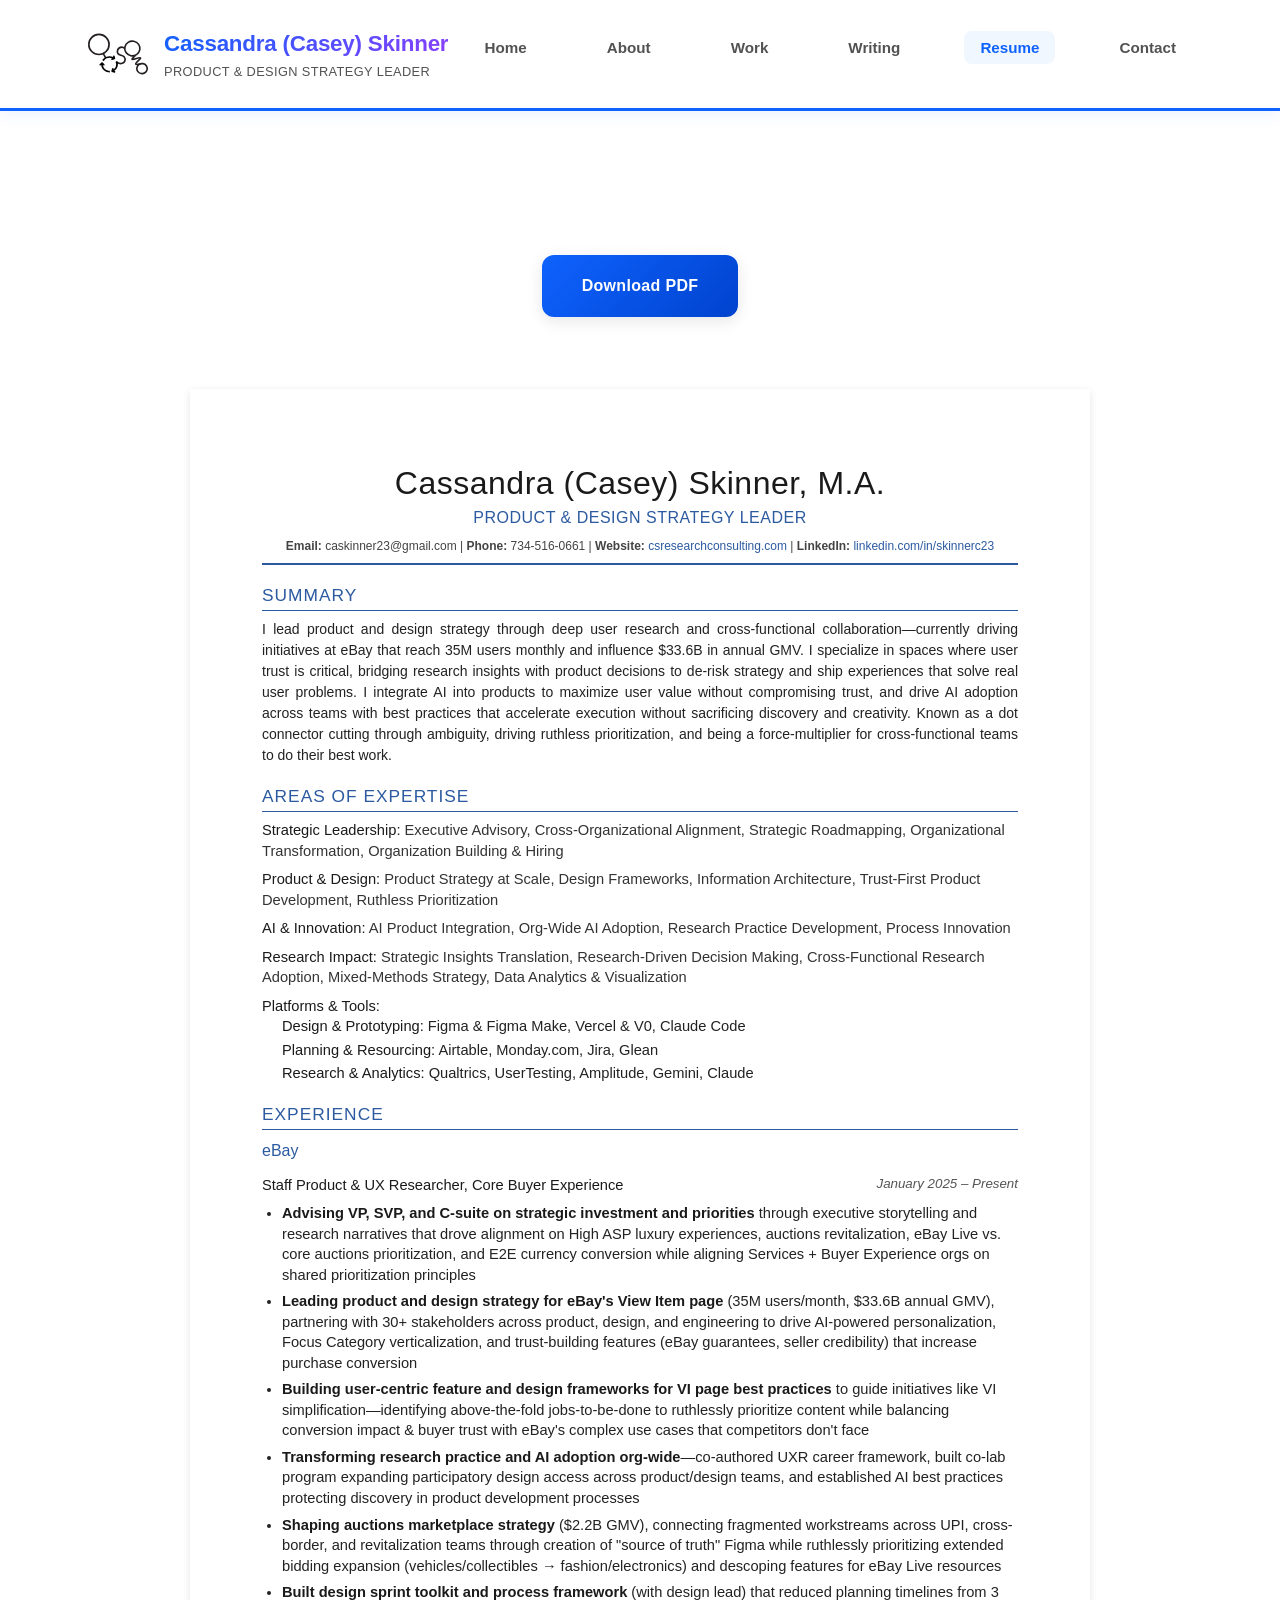
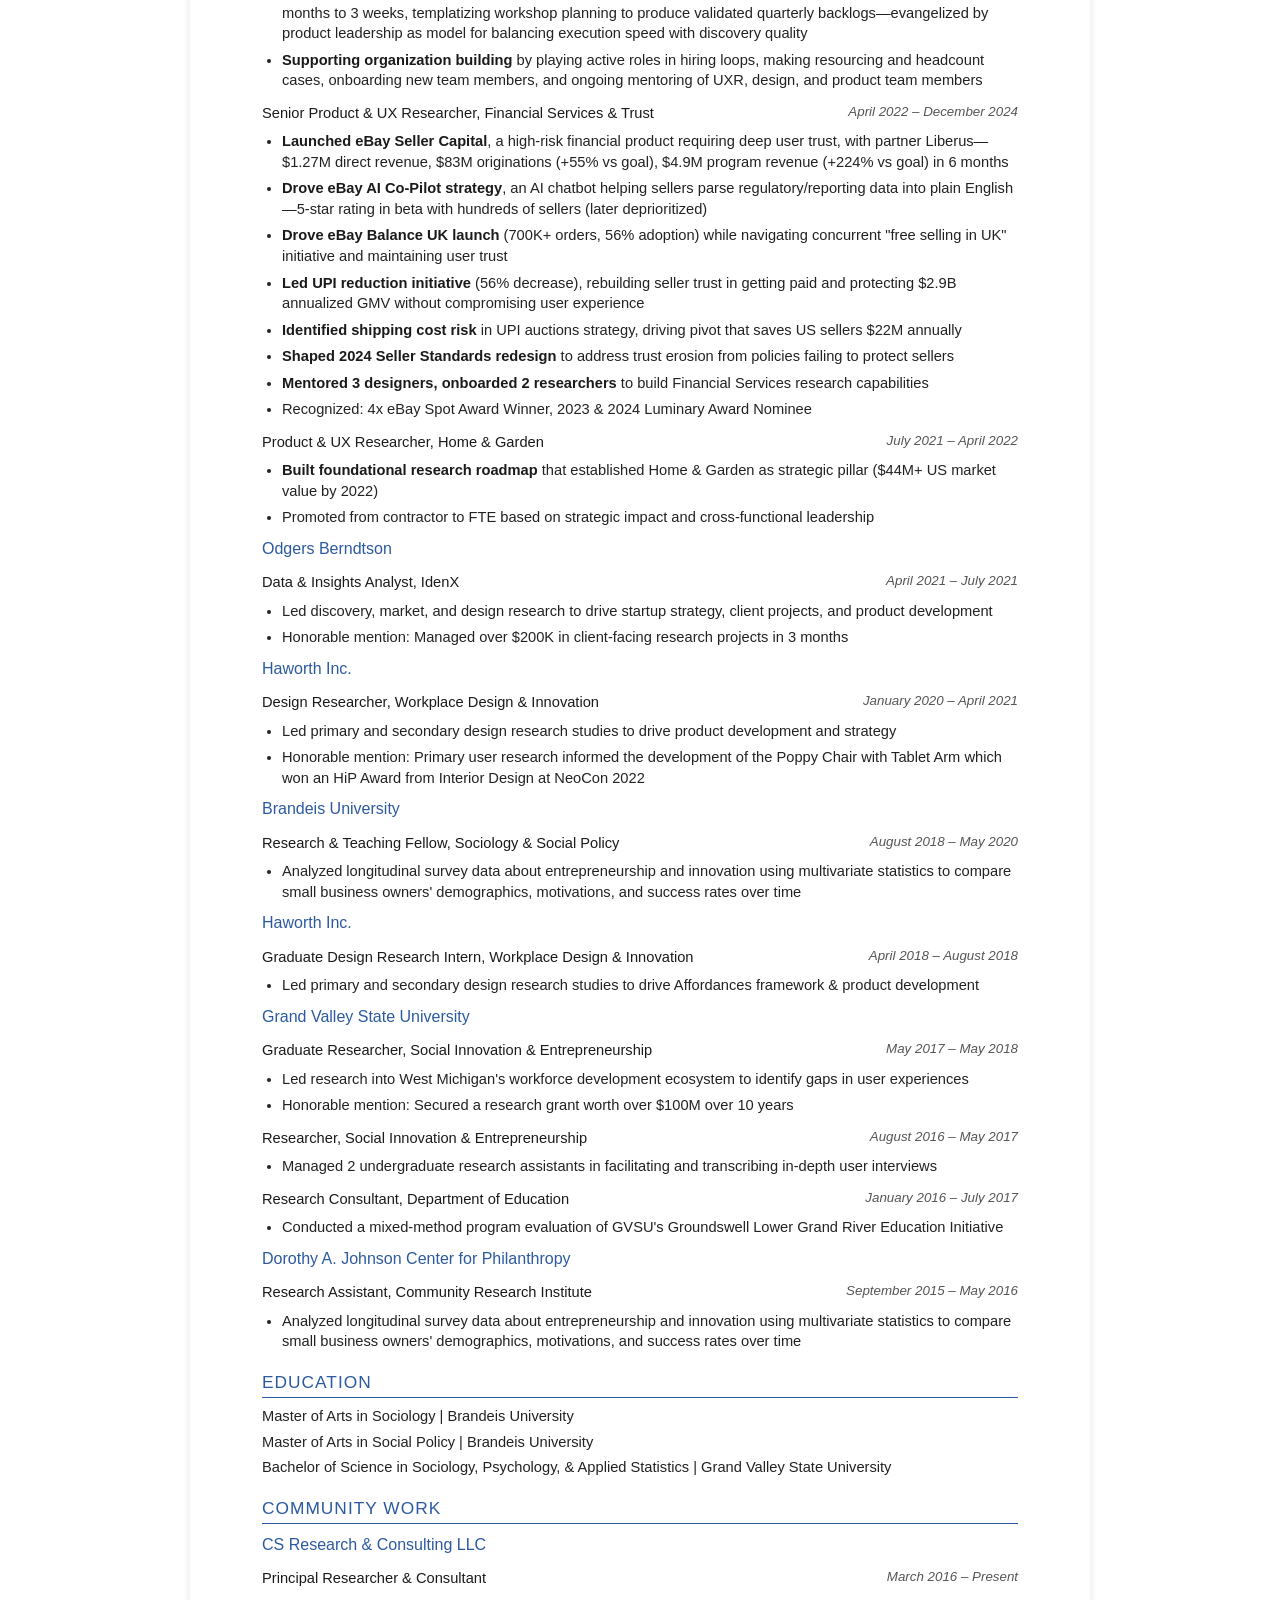
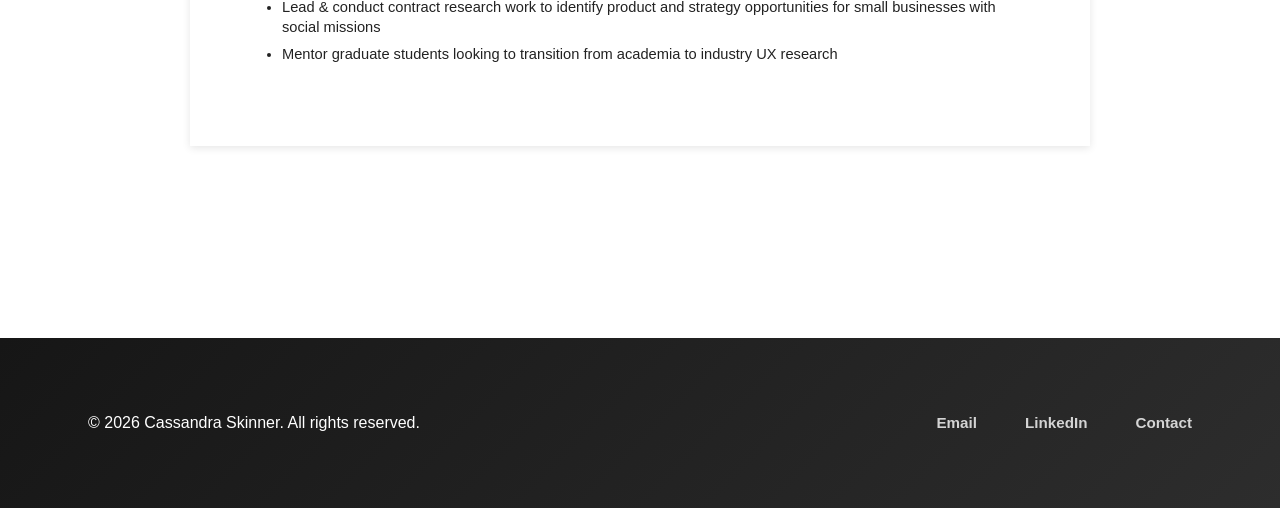
<file: resume.html>
<!DOCTYPE html>
<html lang="en">
<head>
    <meta charset="UTF-8">
    <meta name="viewport" content="width=device-width, initial-scale=1.0">
    <title>Resume | Cassandra Skinner</title>
    <link rel="stylesheet" href="styles.css">
    <style>
        .resume-body {
            background: white;
            padding: var(--spacing-lg) 0;
        }
        .resume-container {
            max-width: 900px;
            margin: 0 auto;
            padding: var(--spacing-lg);
            background: white;
            box-shadow: 0 2px 8px rgba(0,0,0,0.1);
        }
        .download-btn {
            text-align: center;
            margin: var(--spacing-lg) 0;
        }
        .resume-content {
            font-family: 'Avenir', 'Avenir Next', -apple-system, BlinkMacSystemFont, 'Segoe UI', 'Helvetica Neue', Arial, sans-serif;
            font-weight: 400;
            color: #222;
            line-height: 1.4;
            font-size: 11pt;
        }

        h1 {
            font-size: 24pt;
            margin: 0 0 2px 0;
            color: #1a1a1a;
            font-weight: 500;
            letter-spacing: 0.5px;
            text-align: center;
        }

        .tagline {
            font-size: 12pt;
            color: #2c5aa0;
            font-weight: 500;
            margin: 0 0 8px 0;
            text-transform: uppercase;
            letter-spacing: 0.5px;
            text-align: center;
        }

        .contact {
            font-size: 9pt;
            color: #444;
            margin-bottom: 15px;
            border-bottom: 2px solid #2c5aa0;
            padding-bottom: 8px;
            text-align: center;
        }

        .contact a {
            color: #2c5aa0;
            text-decoration: none;
        }

        h2 {
            font-size: 13pt;
            font-weight: 500;
            color: #2c5aa0;
            margin: 18px 0 8px 0;
            text-transform: uppercase;
            letter-spacing: 1px;
            border-bottom: 1px solid #2c5aa0;
            padding-bottom: 3px;
        }

        .summary {
            font-size: 10.5pt;
            line-height: 1.5;
            margin-bottom: 15px;
            text-align: justify;
        }

        .expertise {
            margin-bottom: 15px;
        }

        .expertise-category {
            margin-bottom: 8px;
        }

        .expertise-category strong {
            color: #1a1a1a;
            font-weight: 500;
        }

        .expertise-category span {
            color: #333;
        }

        .job-header {
            margin-top: 12px;
            margin-bottom: 8px;
        }

        .job-title {
            font-weight: 500;
            font-size: 11pt;
            color: #1a1a1a;
        }

        .job-dates {
            float: right;
            font-style: italic;
            color: #555;
            font-size: 10pt;
        }

        .company {
            font-weight: 500;
            font-size: 12pt;
            color: #2c5aa0;
            margin-top: 10px;
            margin-bottom: 5px;
        }

        ul {
            margin: 5px 0 10px 0;
            padding-left: 20px;
        }

        li {
            margin-bottom: 6px;
            line-height: 1.4;
        }

        li strong {
            color: #1a1a1a;
        }

        .education-item {
            margin-bottom: 5px;
        }

        .education-item strong {
            font-weight: 500;
        }

        .tool-category {
            margin-left: 20px;
            margin-bottom: 3px;
        }

        @media print {
            body {
                margin: 0.5in;
            }

            .nav,
            .footer,
            .download-btn {
                display: none !important;
            }

            .resume-body {
                padding: 0;
                background: white;
            }

            .resume-container {
                margin: 0;
                padding: 0;
                box-shadow: none;
                max-width: 100%;
            }
        }
    </style>
</head>
<body>
    <!-- Navigation -->
    <nav class="nav">
        <div class="nav-container">
            <a href="index.html" class="logo">
                <img src="logo.svg" alt="CS" class="logo-image">
                <div class="logo-text">
                    <span class="logo-name">Cassandra (Casey) Skinner</span>
                    <span class="logo-tagline">Product & Design Strategy Leader</span>
                </div>
            </a>
            <ul class="nav-menu">
                <li><a href="index.html" class="nav-link">Home</a></li>
                <li><a href="about.html" class="nav-link">About</a></li>
                <li><a href="work.html" class="nav-link">Work</a></li>
                <li><a href="writing.html" class="nav-link">Writing</a></li>
                <li><a href="resume.html" class="nav-link active">Resume</a></li>
                <li><a href="contact.html" class="nav-link">Contact</a></li>
            </ul>
        </div>
    </nav>

    <div class="resume-body">
        <div class="download-btn">
            <a href="Cassandra_Skinner_Resume.pdf" class="btn btn-primary" download>Download PDF</a>
        </div>

        <div class="resume-container resume-content">
            <h1>Cassandra (Casey) Skinner, M.A.</h1>
    <div class="tagline">Product & Design Strategy Leader</div>
    <div class="contact">
        <strong>Email:</strong> caskinner23@gmail.com | <strong>Phone:</strong> 734-516-0661 | <strong>Website:</strong> <a href="http://csresearchconsulting.com">csresearchconsulting.com</a> | <strong>LinkedIn:</strong> <a href="https://linkedin.com/in/skinnerc23">linkedin.com/in/skinnerc23</a>
    </div>

    <h2>Summary</h2>
    <div class="summary">
        I lead product and design strategy through deep user research and cross-functional collaboration—currently driving initiatives at eBay that reach 35M users monthly and influence $33.6B in annual GMV. I specialize in spaces where user trust is critical, bridging research insights with product decisions to de-risk strategy and ship experiences that solve real user problems. I integrate AI into products to maximize user value without compromising trust, and drive AI adoption across teams with best practices that accelerate execution without sacrificing discovery and creativity. Known as a dot connector cutting through ambiguity, driving ruthless prioritization, and being a force-multiplier for cross-functional teams to do their best work.
    </div>

    <h2>Areas of Expertise</h2>
    <div class="expertise">
        <div class="expertise-category">
            <strong>Strategic Leadership:</strong> <span>Executive Advisory, Cross-Organizational Alignment, Strategic Roadmapping, Organizational Transformation, Organization Building & Hiring</span>
        </div>
        <div class="expertise-category">
            <strong>Product & Design:</strong> <span>Product Strategy at Scale, Design Frameworks, Information Architecture, Trust-First Product Development, Ruthless Prioritization</span>
        </div>
        <div class="expertise-category">
            <strong>AI & Innovation:</strong> <span>AI Product Integration, Org-Wide AI Adoption, Research Practice Development, Process Innovation</span>
        </div>
        <div class="expertise-category">
            <strong>Research Impact:</strong> <span>Strategic Insights Translation, Research-Driven Decision Making, Cross-Functional Research Adoption, Mixed-Methods Strategy, Data Analytics & Visualization</span>
        </div>
        <div class="expertise-category">
            <strong>Platforms & Tools:</strong>
            <div class="tool-category"><strong>Design & Prototyping:</strong> Figma & Figma Make, Vercel & V0, Claude Code</div>
            <div class="tool-category"><strong>Planning & Resourcing:</strong> Airtable, Monday.com, Jira, Glean</div>
            <div class="tool-category"><strong>Research & Analytics:</strong> Qualtrics, UserTesting, Amplitude, Gemini, Claude</div>
        </div>
    </div>

    <h2>Experience</h2>

    <div class="company">eBay</div>

    <div class="job-header">
        <span class="job-title">Staff Product & UX Researcher, Core Buyer Experience</span>
        <span class="job-dates">January 2025 – Present</span>
        <div style="clear: both;"></div>
    </div>
    <ul>
        <li><strong>Advising VP, SVP, and C-suite on strategic investment and priorities</strong> through executive storytelling and research narratives that drove alignment on High ASP luxury experiences, auctions revitalization, eBay Live vs. core auctions prioritization, and E2E currency conversion while aligning Services + Buyer Experience orgs on shared prioritization principles</li>
        <li><strong>Leading product and design strategy for eBay's View Item page</strong> (35M users/month, $33.6B annual GMV), partnering with 30+ stakeholders across product, design, and engineering to drive AI-powered personalization, Focus Category verticalization, and trust-building features (eBay guarantees, seller credibility) that increase purchase conversion</li>
        <li><strong>Building user-centric feature and design frameworks for VI page best practices</strong> to guide initiatives like VI simplification—identifying above-the-fold jobs-to-be-done to ruthlessly prioritize content while balancing conversion impact & buyer trust with eBay's complex use cases that competitors don't face</li>
        <li><strong>Transforming research practice and AI adoption org-wide</strong>—co-authored UXR career framework, built co-lab program expanding participatory design access across product/design teams, and established AI best practices protecting discovery in product development processes</li>
        <li><strong>Shaping auctions marketplace strategy</strong> ($2.2B GMV), connecting fragmented workstreams across UPI, cross-border, and revitalization teams through creation of "source of truth" Figma while ruthlessly prioritizing extended bidding expansion (vehicles/collectibles → fashion/electronics) and descoping features for eBay Live resources</li>
        <li><strong>Built design sprint toolkit and process framework</strong> (with design lead) that reduced planning timelines from 3 months to 3 weeks, templatizing workshop planning to produce validated quarterly backlogs—evangelized by product leadership as model for balancing execution speed with discovery quality</li>
        <li><strong>Supporting organization building</strong> by playing active roles in hiring loops, making resourcing and headcount cases, onboarding new team members, and ongoing mentoring of UXR, design, and product team members</li>
    </ul>

    <div class="job-header">
        <span class="job-title">Senior Product & UX Researcher, Financial Services & Trust</span>
        <span class="job-dates">April 2022 – December 2024</span>
        <div style="clear: both;"></div>
    </div>
    <ul>
        <li><strong>Launched eBay Seller Capital</strong>, a high-risk financial product requiring deep user trust, with partner Liberus—$1.27M direct revenue, $83M originations (+55% vs goal), $4.9M program revenue (+224% vs goal) in 6 months</li>
        <li><strong>Drove eBay AI Co-Pilot strategy</strong>, an AI chatbot helping sellers parse regulatory/reporting data into plain English—5-star rating in beta with hundreds of sellers (later deprioritized)</li>
        <li><strong>Drove eBay Balance UK launch</strong> (700K+ orders, 56% adoption) while navigating concurrent "free selling in UK" initiative and maintaining user trust</li>
        <li><strong>Led UPI reduction initiative</strong> (56% decrease), rebuilding seller trust in getting paid and protecting $2.9B annualized GMV without compromising user experience</li>
        <li><strong>Identified shipping cost risk</strong> in UPI auctions strategy, driving pivot that saves US sellers $22M annually</li>
        <li><strong>Shaped 2024 Seller Standards redesign</strong> to address trust erosion from policies failing to protect sellers</li>
        <li><strong>Mentored 3 designers, onboarded 2 researchers</strong> to build Financial Services research capabilities</li>
        <li>Recognized: 4x eBay Spot Award Winner, 2023 & 2024 Luminary Award Nominee</li>
    </ul>

    <div class="job-header">
        <span class="job-title">Product & UX Researcher, Home & Garden</span>
        <span class="job-dates">July 2021 – April 2022</span>
        <div style="clear: both;"></div>
    </div>
    <ul>
        <li><strong>Built foundational research roadmap</strong> that established Home & Garden as strategic pillar ($44M+ US market value by 2022)</li>
        <li>Promoted from contractor to FTE based on strategic impact and cross-functional leadership</li>
    </ul>

    <div class="company">Odgers Berndtson</div>
    <div class="job-header">
        <span class="job-title">Data & Insights Analyst, IdenX</span>
        <span class="job-dates">April 2021 – July 2021</span>
        <div style="clear: both;"></div>
    </div>
    <ul>
        <li>Led discovery, market, and design research to drive startup strategy, client projects, and product development</li>
        <li>Honorable mention: Managed over $200K in client-facing research projects in 3 months</li>
    </ul>

    <div class="company">Haworth Inc.</div>
    <div class="job-header">
        <span class="job-title">Design Researcher, Workplace Design & Innovation</span>
        <span class="job-dates">January 2020 – April 2021</span>
        <div style="clear: both;"></div>
    </div>
    <ul>
        <li>Led primary and secondary design research studies to drive product development and strategy</li>
        <li>Honorable mention: Primary user research informed the development of the Poppy Chair with Tablet Arm which won an HiP Award from Interior Design at NeoCon 2022</li>
    </ul>

    <div class="company">Brandeis University</div>
    <div class="job-header">
        <span class="job-title">Research & Teaching Fellow, Sociology & Social Policy</span>
        <span class="job-dates">August 2018 – May 2020</span>
        <div style="clear: both;"></div>
    </div>
    <ul>
        <li>Analyzed longitudinal survey data about entrepreneurship and innovation using multivariate statistics to compare small business owners' demographics, motivations, and success rates over time</li>
    </ul>

    <div class="company">Haworth Inc.</div>
    <div class="job-header">
        <span class="job-title">Graduate Design Research Intern, Workplace Design & Innovation</span>
        <span class="job-dates">April 2018 – August 2018</span>
        <div style="clear: both;"></div>
    </div>
    <ul>
        <li>Led primary and secondary design research studies to drive Affordances framework & product development</li>
    </ul>

    <div class="company">Grand Valley State University</div>
    <div class="job-header">
        <span class="job-title">Graduate Researcher, Social Innovation & Entrepreneurship</span>
        <span class="job-dates">May 2017 – May 2018</span>
        <div style="clear: both;"></div>
    </div>
    <ul>
        <li>Led research into West Michigan's workforce development ecosystem to identify gaps in user experiences</li>
        <li>Honorable mention: Secured a research grant worth over $100M over 10 years</li>
    </ul>

    <div class="job-header">
        <span class="job-title">Researcher, Social Innovation & Entrepreneurship</span>
        <span class="job-dates">August 2016 – May 2017</span>
        <div style="clear: both;"></div>
    </div>
    <ul>
        <li>Managed 2 undergraduate research assistants in facilitating and transcribing in-depth user interviews</li>
    </ul>

    <div class="job-header">
        <span class="job-title">Research Consultant, Department of Education</span>
        <span class="job-dates">January 2016 – July 2017</span>
        <div style="clear: both;"></div>
    </div>
    <ul>
        <li>Conducted a mixed-method program evaluation of GVSU's Groundswell Lower Grand River Education Initiative</li>
    </ul>

    <div class="company">Dorothy A. Johnson Center for Philanthropy</div>
    <div class="job-header">
        <span class="job-title">Research Assistant, Community Research Institute</span>
        <span class="job-dates">September 2015 – May 2016</span>
        <div style="clear: both;"></div>
    </div>
    <ul>
        <li>Analyzed longitudinal survey data about entrepreneurship and innovation using multivariate statistics to compare small business owners' demographics, motivations, and success rates over time</li>
    </ul>

    <h2>Education</h2>
    <div class="education-item"><strong>Master of Arts in Sociology</strong> | Brandeis University</div>
    <div class="education-item"><strong>Master of Arts in Social Policy</strong> | Brandeis University</div>
    <div class="education-item"><strong>Bachelor of Science in Sociology, Psychology, & Applied Statistics</strong> | Grand Valley State University</div>

    <h2>Community Work</h2>
    <div class="company">CS Research & Consulting LLC</div>
    <div class="job-header">
        <span class="job-title">Principal Researcher & Consultant</span>
        <span class="job-dates">March 2016 – Present</span>
        <div style="clear: both;"></div>
    </div>
    <ul>
        <li>Lead & conduct contract research work to identify product and strategy opportunities for small businesses with social missions</li>
        <li>Mentor graduate students looking to transition from academia to industry UX research</li>
    </ul>
        </div>
    </div>

    <!-- Footer -->
    <footer class="footer">
        <div class="container">
            <p>&copy; 2026 Cassandra Skinner. All rights reserved.</p>
            <div class="footer-links">
                <a href="mailto:caskinner23@gmail.com">Email</a>
                <a href="https://linkedin.com/in/skinnerc23" target="_blank">LinkedIn</a>
                <a href="contact.html">Contact</a>
            </div>
        </div>
    </footer>
</body>
</html>
</file>
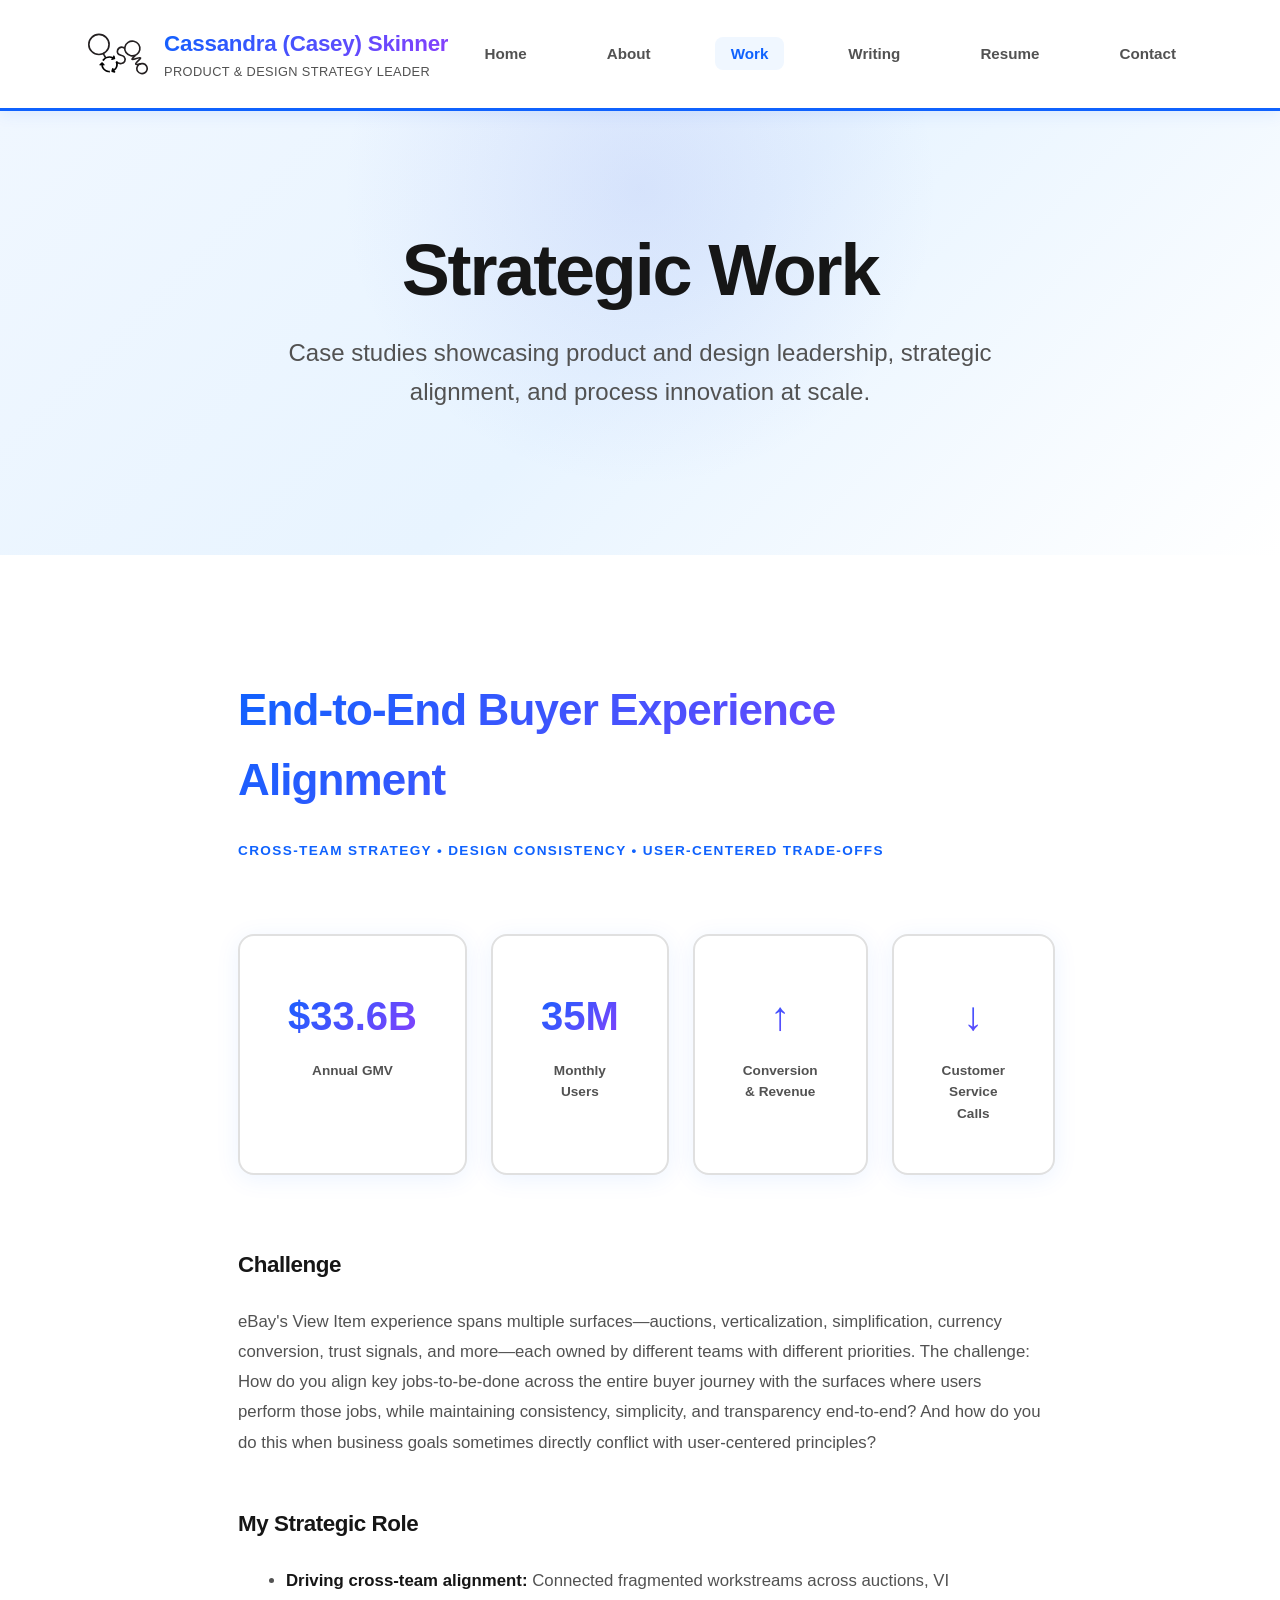
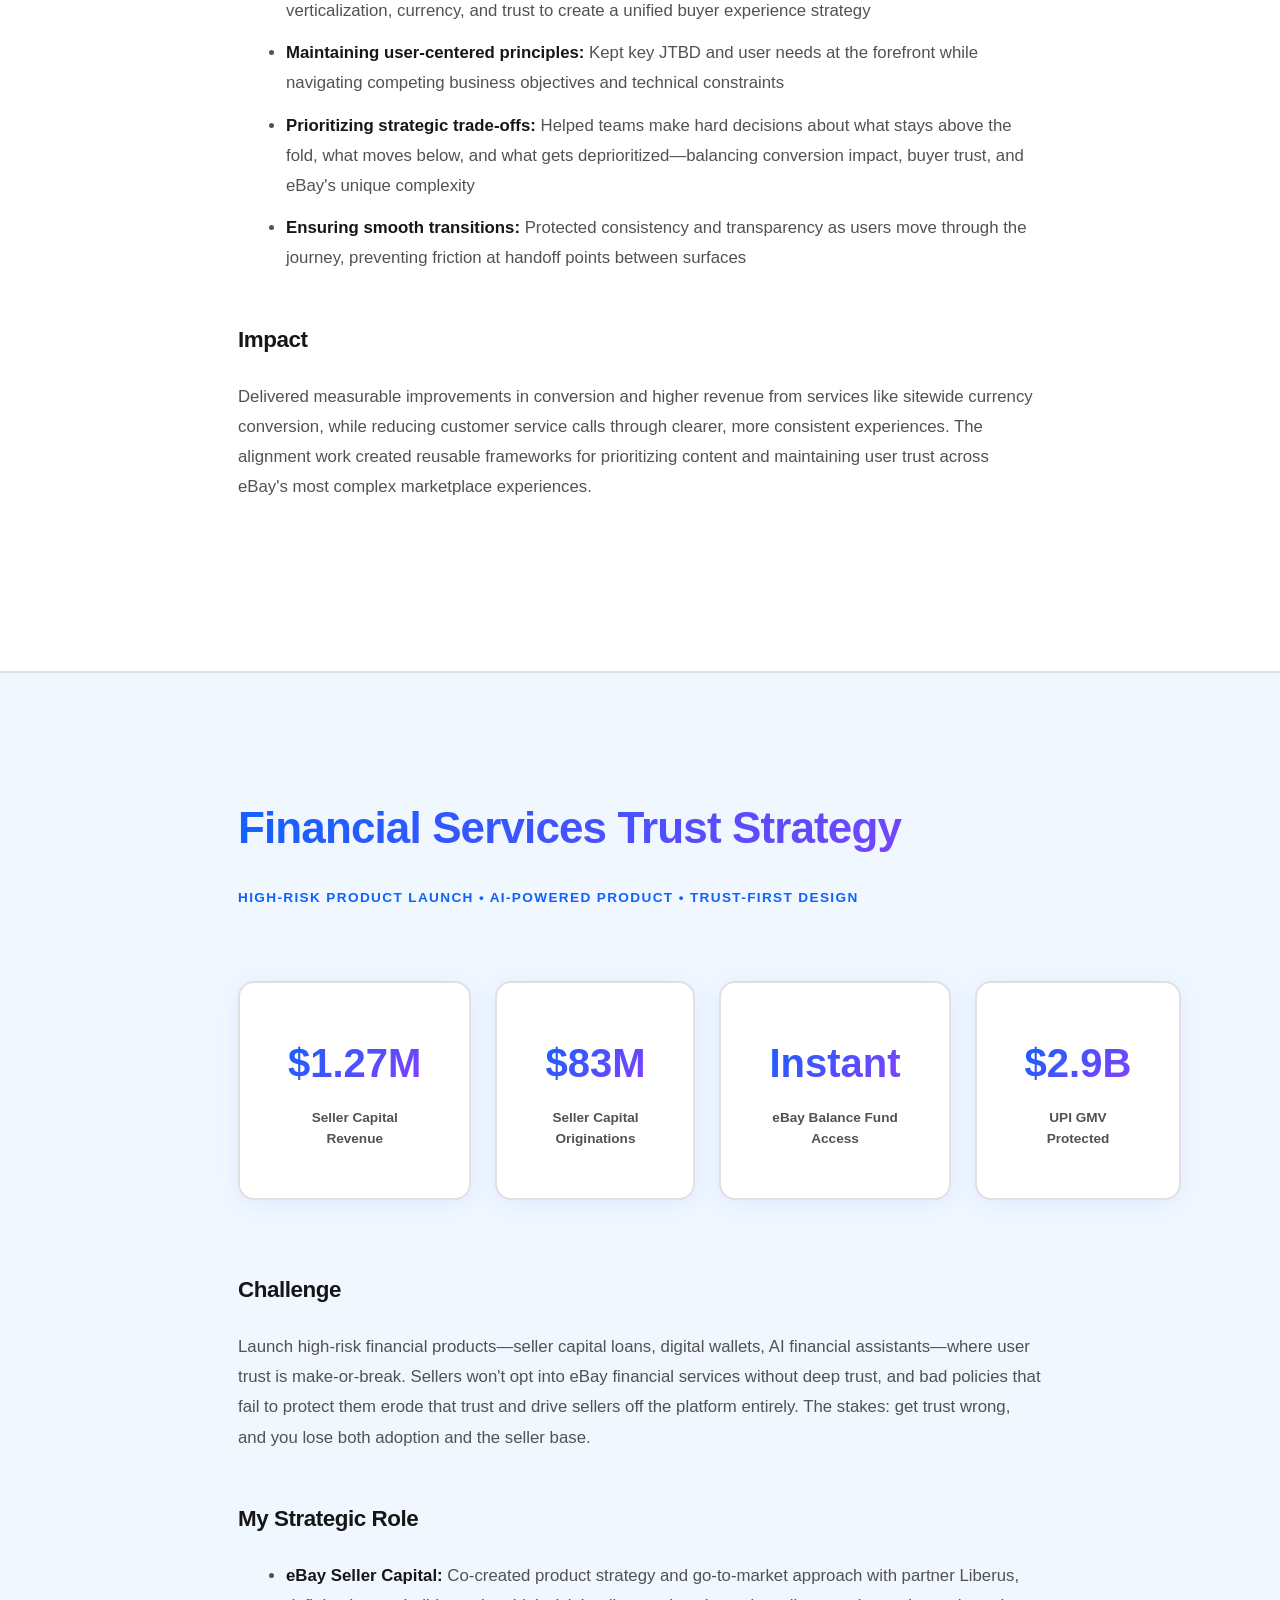
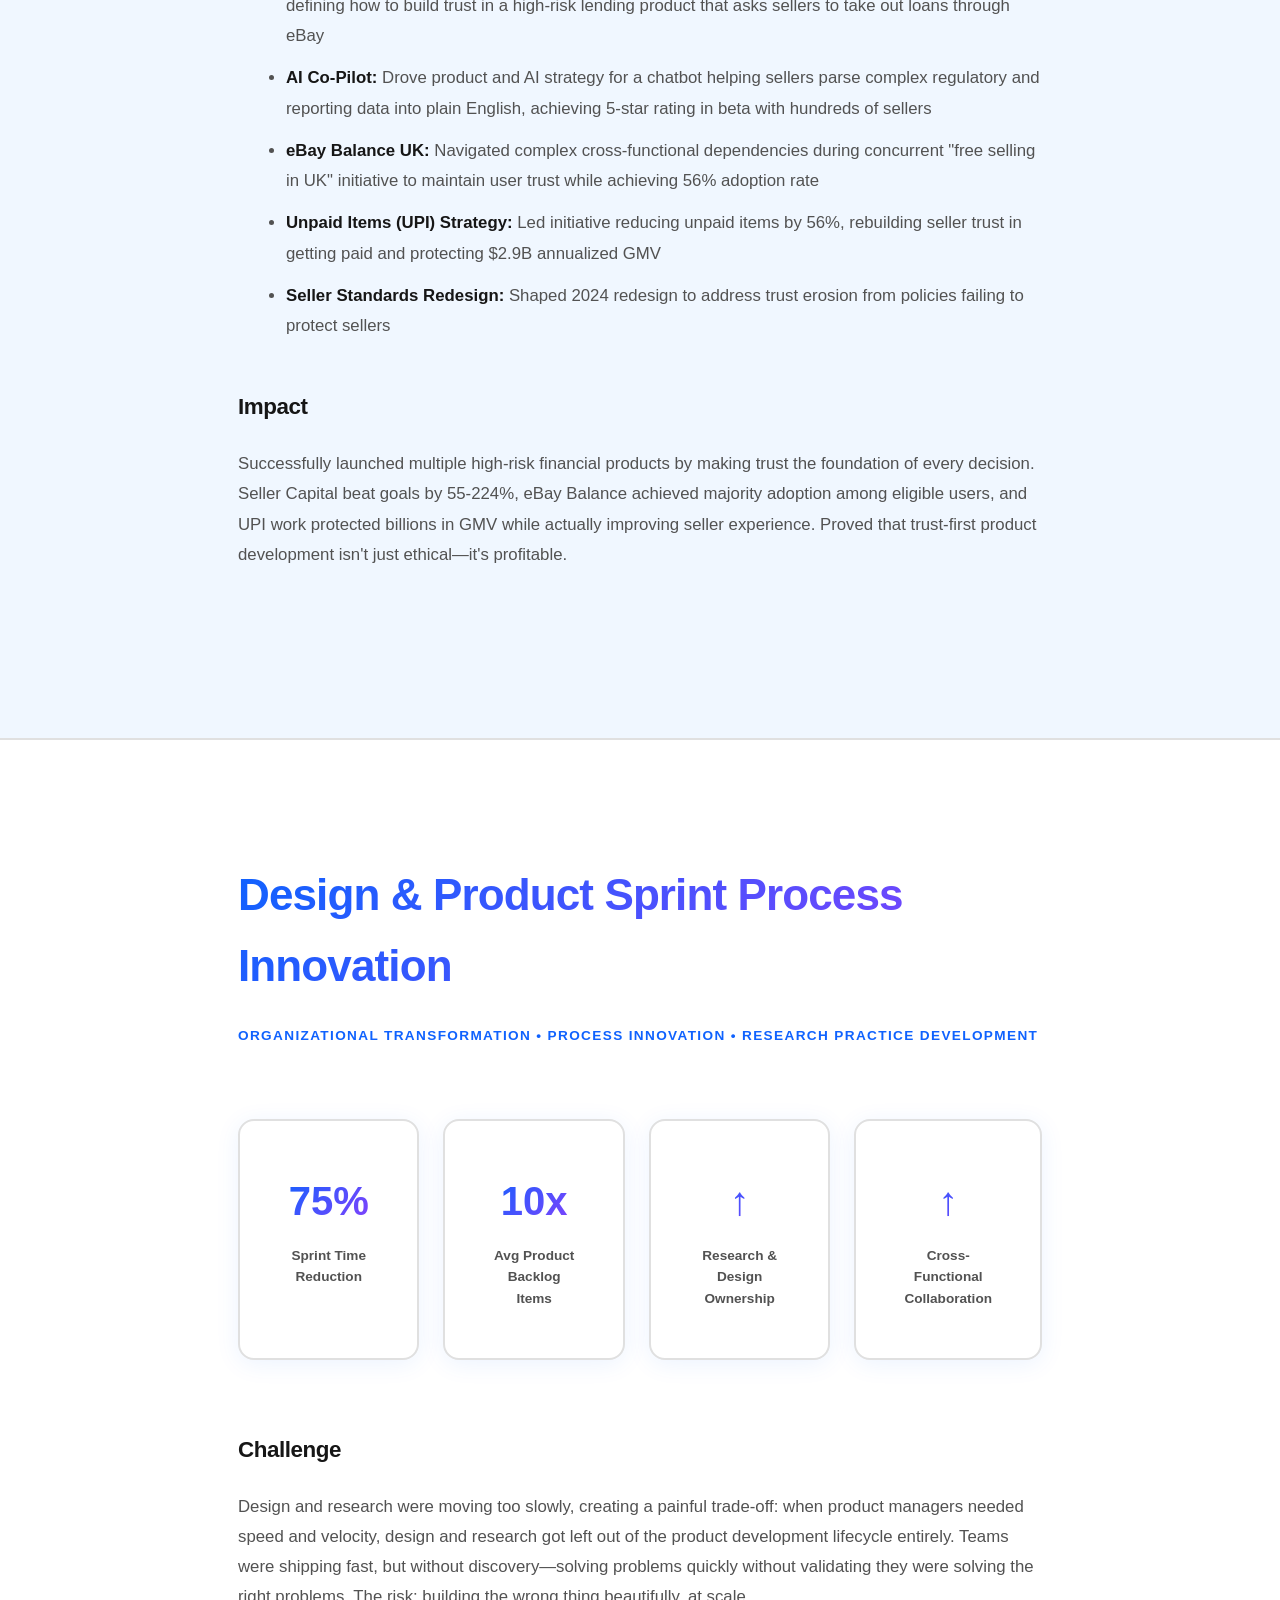
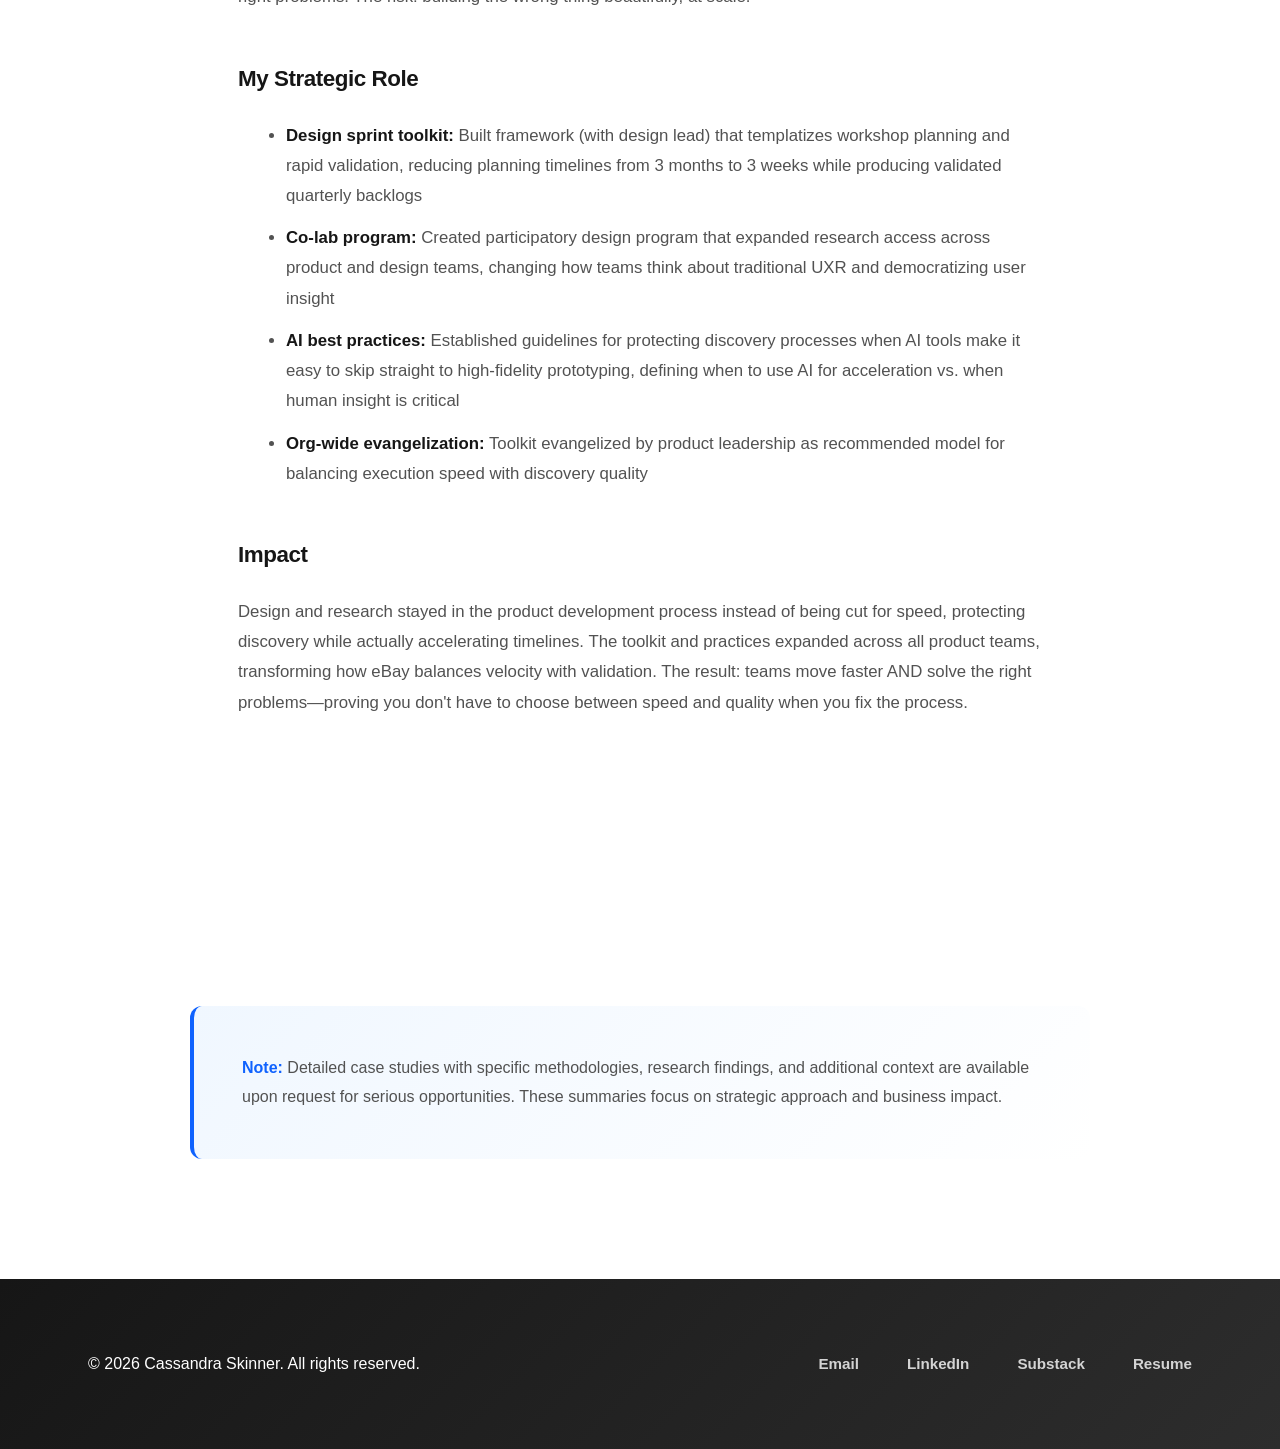
<file: work.html>
<!DOCTYPE html>
<html lang="en">
<head>
    <meta charset="UTF-8">
    <meta name="viewport" content="width=device-width, initial-scale=1.0">
    <title>Strategic Work | Cassandra Skinner</title>
    <meta name="description" content="Case studies showcasing strategic product and design leadership across eBay's largest initiatives.">
    <link rel="stylesheet" href="styles.css">
    <style>
        .work-hero {
            padding: var(--spacing-xl) 0 var(--spacing-lg) 0;
            background: linear-gradient(135deg, #F0F7FF 0%, #E8F4FF 50%, #FFFFFF 100%);
            text-align: center;
            position: relative;
            overflow: hidden;
        }

        .work-hero::before {
            content: '';
            position: absolute;
            top: -50%;
            left: 50%;
            transform: translateX(-50%);
            width: 600px;
            height: 600px;
            background: radial-gradient(circle, rgba(102, 126, 234, 0.15) 0%, transparent 70%);
            border-radius: 50%;
        }

        .case-study {
            padding: var(--spacing-xl) 0;
            border-bottom: 2px solid var(--border-color);
        }

        .case-study:last-of-type {
            border-bottom: none;
        }

        .case-study-content {
            max-width: 900px;
            margin: 0 auto;
        }

        .case-study h2 {
            font-size: 2.75rem;
            font-weight: 700;
            margin-bottom: var(--spacing-sm);
            background: linear-gradient(135deg, var(--primary-color) 0%, var(--accent-color) 100%);
            -webkit-background-clip: text;
            -webkit-text-fill-color: transparent;
            background-clip: text;
        }

        .case-meta {
            font-size: 0.85rem;
            color: var(--primary-color);
            font-weight: 700;
            margin-bottom: var(--spacing-md);
            text-transform: uppercase;
            letter-spacing: 0.1em;
        }

        .case-section {
            margin: var(--spacing-md) 0;
        }

        .case-section h3 {
            font-size: 1.4rem;
            font-weight: 700;
            margin-bottom: var(--spacing-sm);
            color: var(--text-primary);
        }

        .case-section p {
            font-size: 1.05rem;
            line-height: 1.8;
            color: var(--text-secondary);
            margin-bottom: var(--spacing-sm);
        }

        .case-section ul {
            padding-left: var(--spacing-md);
            margin: var(--spacing-sm) 0;
        }

        .case-section li {
            font-size: 1.05rem;
            line-height: 1.8;
            color: var(--text-secondary);
            margin-bottom: 12px;
        }

        .case-section strong {
            color: var(--text-primary);
            font-weight: 600;
        }

        .impact-metrics {
            display: grid;
            grid-template-columns: repeat(4, 1fr);
            gap: var(--spacing-sm);
            margin: var(--spacing-lg) 0;
        }

        .metric {
            text-align: center;
            padding: var(--spacing-md);
            background: white;
            border-radius: 16px;
            box-shadow: 0 4px 24px rgba(15, 98, 254, 0.08);
            border: 2px solid var(--border-color);
            transition: all 0.3s ease;
        }

        .metric:hover {
            transform: translateY(-2px);
            box-shadow: 0 8px 32px rgba(15, 98, 254, 0.15);
            border-color: var(--primary-color);
        }

        .metric-value {
            font-size: 2.5rem;
            font-weight: 700;
            background: linear-gradient(135deg, var(--primary-color) 0%, var(--accent-color) 100%);
            -webkit-background-clip: text;
            -webkit-text-fill-color: transparent;
            background-clip: text;
            margin-bottom: var(--spacing-xs);
        }

        .metric-label {
            font-size: 0.85rem;
            color: var(--text-secondary);
            font-weight: 600;
        }

        @media (max-width: 768px) {
            .impact-metrics {
                grid-template-columns: repeat(2, 1fr);
                gap: var(--spacing-sm);
            }

            .metric {
                padding: var(--spacing-sm);
            }

            .metric-value {
                font-size: 1.8rem;
            }

            .metric-label {
                font-size: 0.75rem;
            }
        }

        @media (max-width: 480px) {
            .impact-metrics {
                grid-template-columns: 1fr;
            }

            .metric-value {
                font-size: 2rem;
            }
        }

        .note {
            background: linear-gradient(135deg, #F0F7FF 0%, #FFFFFF 100%);
            border-left: 4px solid var(--primary-color);
            padding: var(--spacing-md);
            margin: var(--spacing-lg) 0;
            border-radius: 12px;
        }

        .note p {
            margin: 0;
            color: var(--text-secondary);
            line-height: 1.8;
        }

        .note strong {
            color: var(--primary-color);
        }
    </style>
</head>
<body>
    <!-- Navigation -->
    <nav class="nav">
        <div class="nav-container">
            <a href="index.html" class="logo">
                <img src="logo.svg" alt="CS" class="logo-image">
                <div class="logo-text">
                    <span class="logo-name">Cassandra (Casey) Skinner</span>
                    <span class="logo-tagline">Product & Design Strategy Leader</span>
                </div>
            </a>
            <ul class="nav-menu">
                <li><a href="index.html" class="nav-link">Home</a></li>
                <li><a href="about.html" class="nav-link">About</a></li>
                <li><a href="work.html" class="nav-link active">Work</a></li>
                <li><a href="writing.html" class="nav-link">Writing</a></li>
                <li><a href="resume.html" class="nav-link">Resume</a></li>
                <li><a href="contact.html" class="nav-link">Contact</a></li>
            </ul>
        </div>
    </nav>

    <!-- Work Hero -->
    <section class="work-hero">
        <div class="container">
            <h1 class="hero-title" style="position: relative; text-align: center;">Strategic Work</h1>
            <p class="hero-subtitle" style="position: relative; text-align: center; margin-left: auto; margin-right: auto;">Case studies showcasing product and design leadership, strategic alignment, and process innovation at scale.</p>
        </div>
    </section>

    <!-- Case Study 1: E2E Buyer Experience Alignment -->
    <section class="case-study" id="e2e-buyer-experience" style="background: white;">
        <div class="container case-study-content">
            <h2>End-to-End Buyer Experience Alignment</h2>
            <p class="case-meta">Cross-Team Strategy • Design Consistency • User-Centered Trade-offs</p>

            <div class="impact-metrics">
                <div class="metric">
                    <div class="metric-value">$33.6B</div>
                    <div class="metric-label">Annual GMV</div>
                </div>
                <div class="metric">
                    <div class="metric-value">35M</div>
                    <div class="metric-label">Monthly Users</div>
                </div>
                <div class="metric">
                    <div class="metric-value">↑</div>
                    <div class="metric-label">Conversion & Revenue</div>
                </div>
                <div class="metric">
                    <div class="metric-value">↓</div>
                    <div class="metric-label">Customer Service Calls</div>
                </div>
            </div>

            <div class="case-section">
                <h3>Challenge</h3>
                <p>eBay's View Item experience spans multiple surfaces—auctions, verticalization, simplification, currency conversion, trust signals, and more—each owned by different teams with different priorities. The challenge: How do you align key jobs-to-be-done across the entire buyer journey with the surfaces where users perform those jobs, while maintaining consistency, simplicity, and transparency end-to-end? And how do you do this when business goals sometimes directly conflict with user-centered principles?</p>
            </div>

            <div class="case-section">
                <h3>My Strategic Role</h3>
                <ul>
                    <li><strong>Driving cross-team alignment:</strong> Connected fragmented workstreams across auctions, VI verticalization, currency, and trust to create a unified buyer experience strategy</li>
                    <li><strong>Maintaining user-centered principles:</strong> Kept key JTBD and user needs at the forefront while navigating competing business objectives and technical constraints</li>
                    <li><strong>Prioritizing strategic trade-offs:</strong> Helped teams make hard decisions about what stays above the fold, what moves below, and what gets deprioritized—balancing conversion impact, buyer trust, and eBay's unique complexity</li>
                    <li><strong>Ensuring smooth transitions:</strong> Protected consistency and transparency as users move through the journey, preventing friction at handoff points between surfaces</li>
                </ul>
            </div>

            <div class="case-section">
                <h3>Impact</h3>
                <p>Delivered measurable improvements in conversion and higher revenue from services like sitewide currency conversion, while reducing customer service calls through clearer, more consistent experiences. The alignment work created reusable frameworks for prioritizing content and maintaining user trust across eBay's most complex marketplace experiences.</p>
            </div>
        </div>
    </section>

    <!-- Case Study 2: Financial Services Trust Strategy -->
    <section class="case-study" id="financial-services" style="background: #F0F7FF;">
        <div class="container case-study-content">
            <h2>Financial Services Trust Strategy</h2>
            <p class="case-meta">High-Risk Product Launch • AI-Powered Product • Trust-First Design</p>

            <div class="impact-metrics">
                <div class="metric">
                    <div class="metric-value">$1.27M</div>
                    <div class="metric-label">Seller Capital Revenue</div>
                </div>
                <div class="metric">
                    <div class="metric-value">$83M</div>
                    <div class="metric-label">Seller Capital Originations</div>
                </div>
                <div class="metric">
                    <div class="metric-value">Instant</div>
                    <div class="metric-label">eBay Balance Fund Access</div>
                </div>
                <div class="metric">
                    <div class="metric-value">$2.9B</div>
                    <div class="metric-label">UPI GMV Protected</div>
                </div>
            </div>

            <div class="case-section">
                <h3>Challenge</h3>
                <p>Launch high-risk financial products—seller capital loans, digital wallets, AI financial assistants—where user trust is make-or-break. Sellers won't opt into eBay financial services without deep trust, and bad policies that fail to protect them erode that trust and drive sellers off the platform entirely. The stakes: get trust wrong, and you lose both adoption and the seller base.</p>
            </div>

            <div class="case-section">
                <h3>My Strategic Role</h3>
                <ul>
                    <li><strong>eBay Seller Capital:</strong> Co-created product strategy and go-to-market approach with partner Liberus, defining how to build trust in a high-risk lending product that asks sellers to take out loans through eBay</li>
                    <li><strong>AI Co-Pilot:</strong> Drove product and AI strategy for a chatbot helping sellers parse complex regulatory and reporting data into plain English, achieving 5-star rating in beta with hundreds of sellers</li>
                    <li><strong>eBay Balance UK:</strong> Navigated complex cross-functional dependencies during concurrent "free selling in UK" initiative to maintain user trust while achieving 56% adoption rate</li>
                    <li><strong>Unpaid Items (UPI) Strategy:</strong> Led initiative reducing unpaid items by 56%, rebuilding seller trust in getting paid and protecting $2.9B annualized GMV</li>
                    <li><strong>Seller Standards Redesign:</strong> Shaped 2024 redesign to address trust erosion from policies failing to protect sellers</li>
                </ul>
            </div>

            <div class="case-section">
                <h3>Impact</h3>
                <p>Successfully launched multiple high-risk financial products by making trust the foundation of every decision. Seller Capital beat goals by 55-224%, eBay Balance achieved majority adoption among eligible users, and UPI work protected billions in GMV while actually improving seller experience. Proved that trust-first product development isn't just ethical—it's profitable.</p>
            </div>
        </div>
    </section>

    <!-- Case Study 3: Design & Product Sprint Process Innovation -->
    <section class="case-study" id="process-innovation" style="background: white;">
        <div class="container case-study-content">
            <h2>Design & Product Sprint Process Innovation</h2>
            <p class="case-meta">Organizational Transformation • Process Innovation • Research Practice Development</p>

            <div class="impact-metrics">
                <div class="metric">
                    <div class="metric-value">75%</div>
                    <div class="metric-label">Sprint Time Reduction</div>
                </div>
                <div class="metric">
                    <div class="metric-value">10x</div>
                    <div class="metric-label">Avg Product Backlog Items</div>
                </div>
                <div class="metric">
                    <div class="metric-value">↑</div>
                    <div class="metric-label">Research & Design Ownership</div>
                </div>
                <div class="metric">
                    <div class="metric-value">↑</div>
                    <div class="metric-label">Cross-Functional Collaboration</div>
                </div>
            </div>

            <div class="case-section">
                <h3>Challenge</h3>
                <p>Design and research were moving too slowly, creating a painful trade-off: when product managers needed speed and velocity, design and research got left out of the product development lifecycle entirely. Teams were shipping fast, but without discovery—solving problems quickly without validating they were solving the right problems. The risk: building the wrong thing beautifully, at scale.</p>
            </div>

            <div class="case-section">
                <h3>My Strategic Role</h3>
                <ul>
                    <li><strong>Design sprint toolkit:</strong> Built framework (with design lead) that templatizes workshop planning and rapid validation, reducing planning timelines from 3 months to 3 weeks while producing validated quarterly backlogs</li>
                    <li><strong>Co-lab program:</strong> Created participatory design program that expanded research access across product and design teams, changing how teams think about traditional UXR and democratizing user insight</li>
                    <li><strong>AI best practices:</strong> Established guidelines for protecting discovery processes when AI tools make it easy to skip straight to high-fidelity prototyping, defining when to use AI for acceleration vs. when human insight is critical</li>
                    <li><strong>Org-wide evangelization:</strong> Toolkit evangelized by product leadership as recommended model for balancing execution speed with discovery quality</li>
                </ul>
            </div>

            <div class="case-section">
                <h3>Impact</h3>
                <p>Design and research stayed in the product development process instead of being cut for speed, protecting discovery while actually accelerating timelines. The toolkit and practices expanded across all product teams, transforming how eBay balances velocity with validation. The result: teams move faster AND solve the right problems—proving you don't have to choose between speed and quality when you fix the process.</p>
            </div>
        </div>
    </section>

    <div class="note" style="max-width: 900px; margin: var(--spacing-xl) auto;">
        <p><strong>Note:</strong> Detailed case studies with specific methodologies, research findings, and additional context are available upon request for serious opportunities. These summaries focus on strategic approach and business impact.</p>
    </div>

    <!-- Footer -->
    <footer class="footer">
        <div class="container">
            <p>&copy; 2026 Cassandra Skinner. All rights reserved.</p>
            <div class="footer-links">
                <a href="mailto:caskinner23@gmail.com">Email</a>
                <a href="https://linkedin.com/in/skinnerc23" target="_blank">LinkedIn</a>
                <a href="https://skinnerc.substack.com" target="_blank">Substack</a>
                <a href="resume.html">Resume</a>
            </div>
        </div>
    </footer>
</body>
</html>
</file>
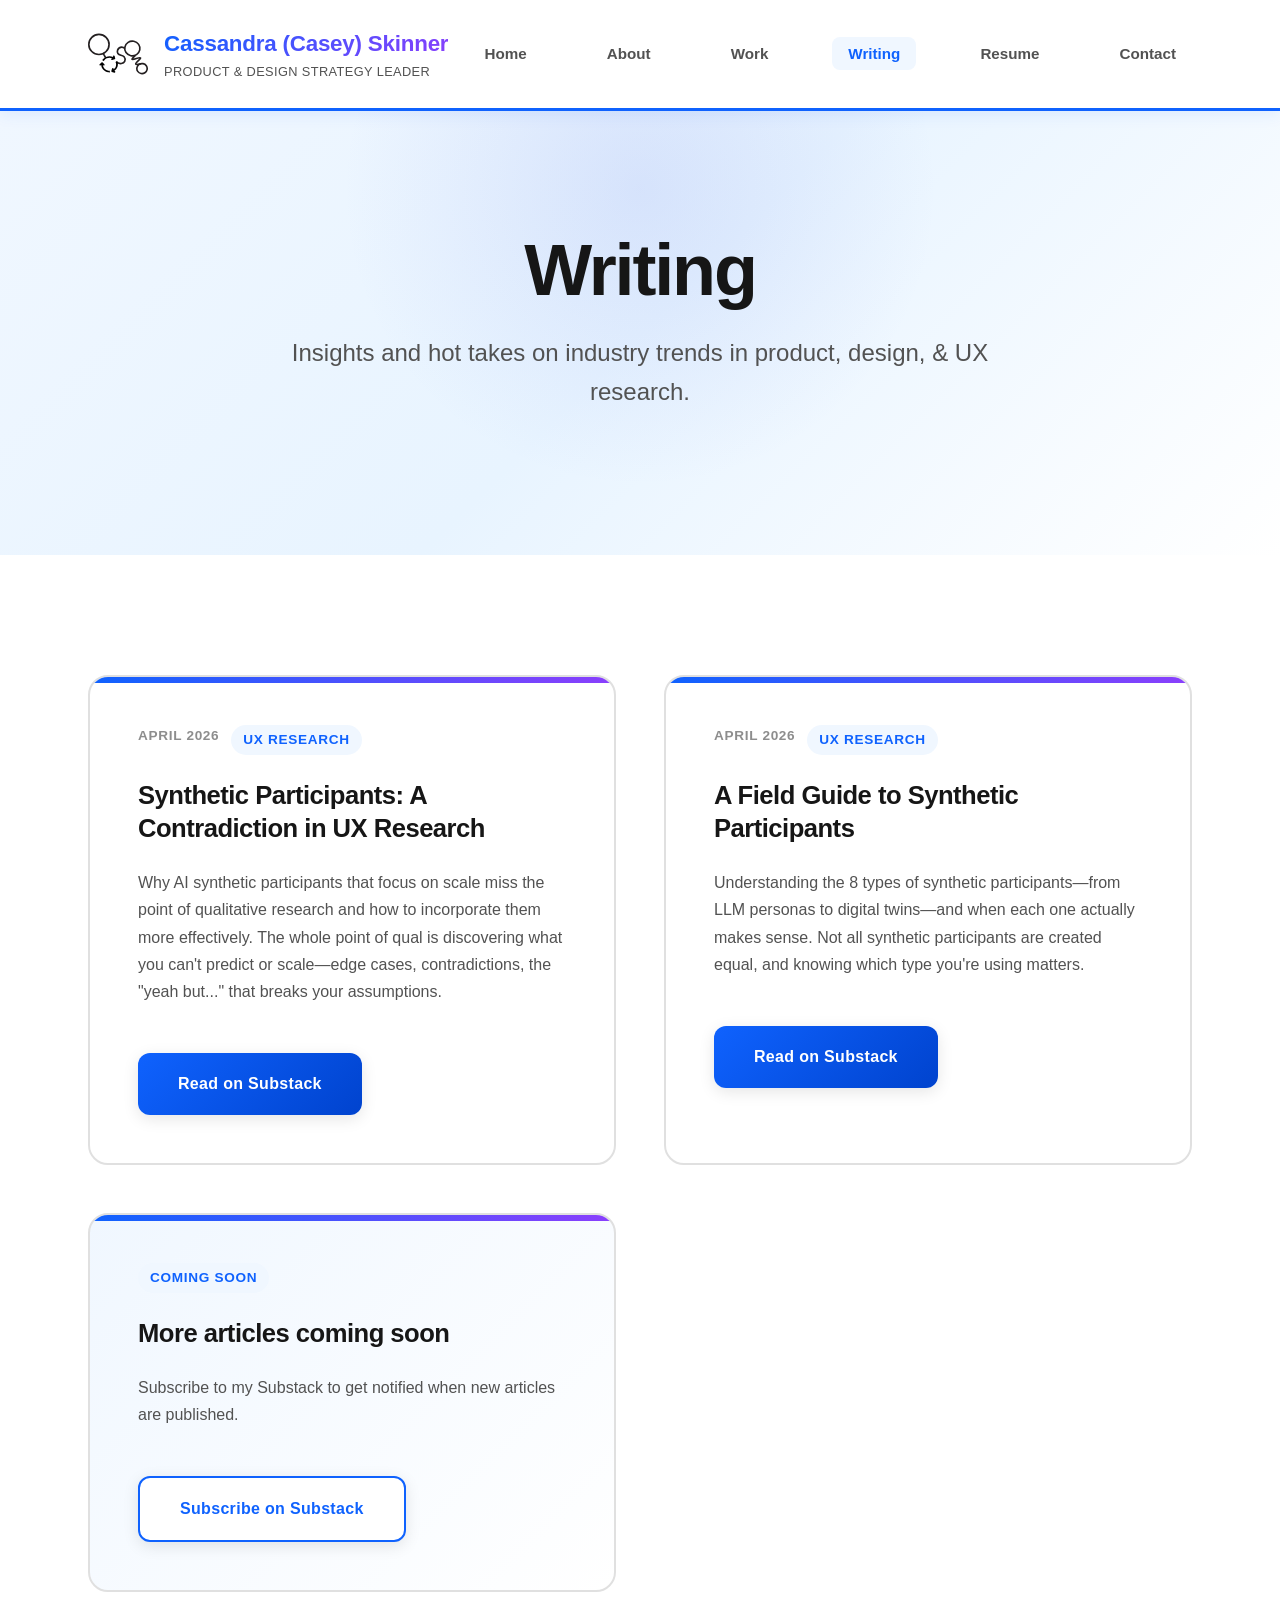
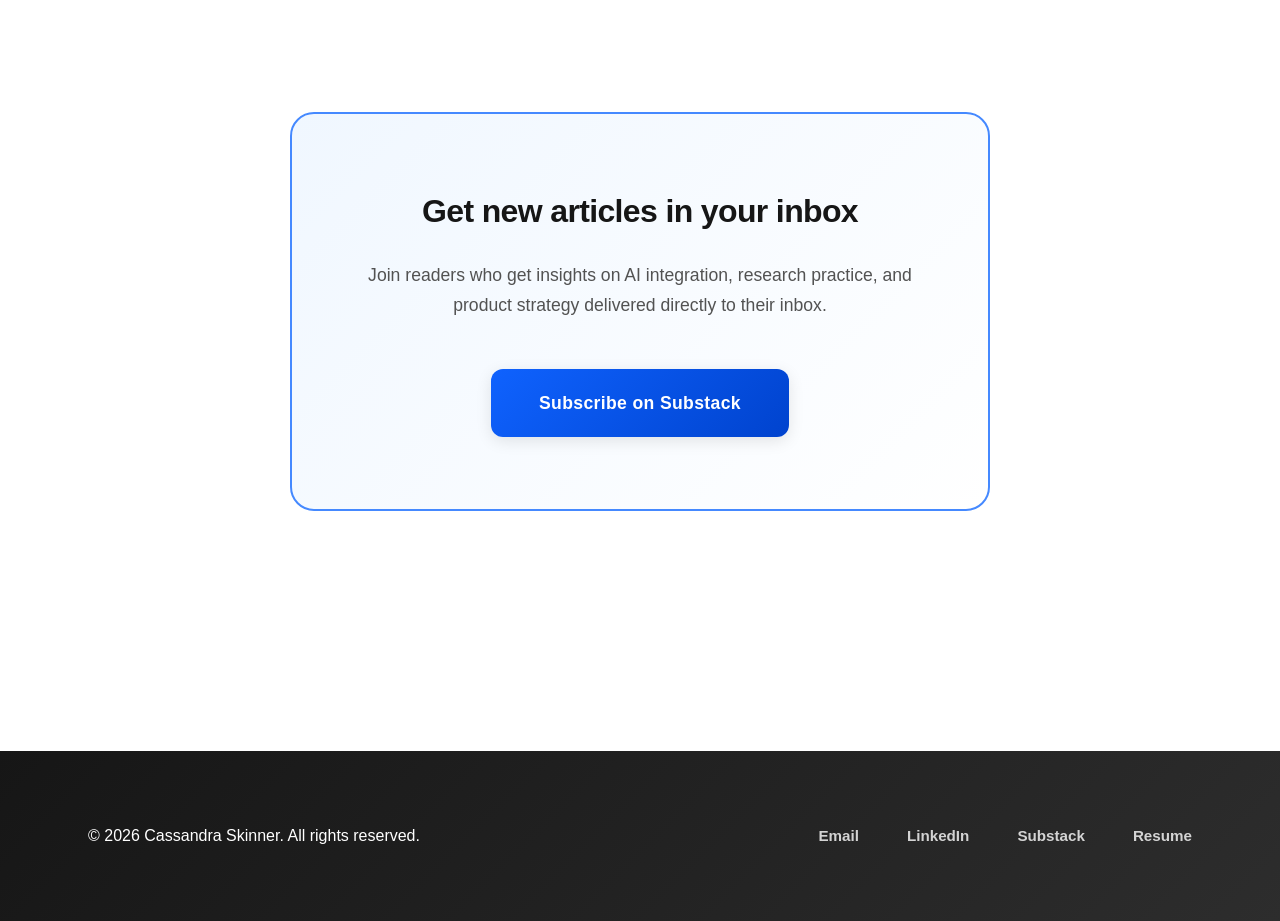
<file: writing.html>
<!DOCTYPE html>
<html lang="en">
<head>
    <meta charset="UTF-8">
    <meta name="viewport" content="width=device-width, initial-scale=1.0">
    <title>Writing | Cassandra Skinner</title>
    <meta name="description" content="Articles on AI integration, UX research practice, and product strategy.">
    <link rel="stylesheet" href="styles.css">
    <style>
        .writing-hero {
            padding: var(--spacing-xl) 0 var(--spacing-lg) 0;
            background: linear-gradient(135deg, #F0F7FF 0%, #E8F4FF 50%, #FFFFFF 100%);
            text-align: center;
            position: relative;
            overflow: hidden;
        }

        .writing-hero::before {
            content: '';
            position: absolute;
            top: -50%;
            left: 50%;
            transform: translateX(-50%);
            width: 600px;
            height: 600px;
            background: radial-gradient(circle, rgba(102, 126, 234, 0.15) 0%, transparent 70%);
            border-radius: 50%;
        }
    </style>
</head>
<body>
    <!-- Navigation -->
    <nav class="nav">
        <div class="nav-container">
            <a href="index.html" class="logo">
                <img src="logo.svg" alt="CS" class="logo-image">
                <div class="logo-text">
                    <span class="logo-name">Cassandra (Casey) Skinner</span>
                    <span class="logo-tagline">Product & Design Strategy Leader</span>
                </div>
            </a>
            <ul class="nav-menu">
                <li><a href="index.html" class="nav-link">Home</a></li>
                <li><a href="about.html" class="nav-link">About</a></li>
                <li><a href="work.html" class="nav-link">Work</a></li>
                <li><a href="writing.html" class="nav-link active">Writing</a></li>
                <li><a href="resume.html" class="nav-link">Resume</a></li>
                <li><a href="contact.html" class="nav-link">Contact</a></li>
            </ul>
        </div>
    </nav>

    <!-- Writing Header -->
    <section class="writing-hero">
        <div class="container">
            <h1 class="hero-title" style="position: relative; text-align: center;">Writing</h1>
            <p class="hero-subtitle" style="position: relative; text-align: center; margin-left: auto; margin-right: auto;">Insights and hot takes on industry trends in product, design, & UX research.</p>
        </div>
    </section>

    <!-- Articles -->
    <section class="writing-section">
        <div class="container">
            <div class="articles-grid">
                <!-- Article 1: Synthetic Participants -->
                <article class="article-card">
                    <div class="article-meta">
                        <span class="article-date">April 2026</span>
                        <span class="article-tag">UX Research</span>
                    </div>
                    <h2 class="article-title">Synthetic Participants: A Contradiction in UX Research</h2>
                    <p class="article-excerpt">Why AI synthetic participants that focus on scale miss the point of qualitative research and how to incorporate them more effectively. The whole point of qual is discovering what you can't predict or scale—edge cases, contradictions, the "yeah but..." that breaks your assumptions.</p>
                    <div class="article-actions">
                        <a href="https://skinnerc.substack.com/p/synthetic-participants-a-contradiction" target="_blank" class="btn btn-primary">Read on Substack</a>
                    </div>
                </article>

                <!-- Article 2: Field Guide -->
                <article class="article-card">
                    <div class="article-meta">
                        <span class="article-date">April 2026</span>
                        <span class="article-tag">UX Research</span>
                    </div>
                    <h2 class="article-title">A Field Guide to Synthetic Participants</h2>
                    <p class="article-excerpt">Understanding the 8 types of synthetic participants—from LLM personas to digital twins—and when each one actually makes sense. Not all synthetic participants are created equal, and knowing which type you're using matters.</p>
                    <div class="article-actions">
                        <a href="https://skinnerc.substack.com/p/8-types-of-synthetic-participants" target="_blank" class="btn btn-primary">Read on Substack</a>
                    </div>
                </article>

                <!-- Placeholder for future articles -->
                <article class="article-card article-placeholder">
                    <div class="article-meta">
                        <span class="article-tag">Coming Soon</span>
                    </div>
                    <h2 class="article-title">More articles coming soon</h2>
                    <p class="article-excerpt">Subscribe to my Substack to get notified when new articles are published.</p>
                    <div class="article-actions">
                        <a href="https://skinnerc.substack.com" target="_blank" class="btn btn-secondary">Subscribe on Substack</a>
                    </div>
                </article>
            </div>

            <!-- Substack Subscribe Embed (Optional) -->
            <div class="substack-subscribe">
                <h2>Get new articles in your inbox</h2>
                <p>Join readers who get insights on AI integration, research practice, and product strategy delivered directly to their inbox.</p>
                <a href="https://skinnerc.substack.com" target="_blank" class="btn btn-primary btn-large">Subscribe on Substack</a>
            </div>
        </div>
    </section>

    <!-- Footer -->
    <footer class="footer">
        <div class="container">
            <p>&copy; 2026 Cassandra Skinner. All rights reserved.</p>
            <div class="footer-links">
                <a href="mailto:caskinner23@gmail.com">Email</a>
                <a href="https://linkedin.com/in/skinnerc23" target="_blank">LinkedIn</a>
                <a href="https://skinnerc.substack.com" target="_blank">Substack</a>
                <a href="resume.html">Resume</a>
            </div>
        </div>
    </footer>
</body>
</html>
</file>
<file: styles.css>
/* Reset and Base Styles */
* {
    margin: 0;
    padding: 0;
    box-sizing: border-box;
}

:root {
    /* Bold & Confident Vibrant Palette */
    --primary-color: #0F62FE;
    --primary-dark: #0043CE;
    --primary-light: #4589FF;
    --accent-color: #8A3FFC;
    --accent-warm: #FF6F61;
    --text-primary: #161616;
    --text-secondary: #525252;
    --text-light: #8D8D8D;
    --bg-white: #FFFFFF;
    --bg-light: #F4F4F4;
    --bg-gradient: linear-gradient(135deg, #667EEA 0%, #764BA2 100%);
    --bg-subtle: #F0F7FF;
    --border-color: #E0E0E0;
    --max-width: 1200px;
    --spacing-xs: 12px;
    --spacing-sm: 24px;
    --spacing-md: 48px;
    --spacing-lg: 72px;
    --spacing-xl: 120px;
}

body {
    font-family: 'Avenir', 'Avenir Next', -apple-system, BlinkMacSystemFont, 'Segoe UI', 'Helvetica Neue', Arial, sans-serif;
    font-weight: 400; /* Book weight */
    line-height: 1.6;
    color: var(--text-primary);
    background: var(--bg-white);
    -webkit-font-smoothing: antialiased;
    -moz-osx-font-smoothing: grayscale;
}

.container {
    max-width: var(--max-width);
    margin: 0 auto;
    padding: 0 var(--spacing-md);
}

/* Typography */
h1, h2, h3 {
    font-family: 'Avenir', 'Avenir Next', -apple-system, BlinkMacSystemFont, 'Segoe UI', 'Helvetica Neue', Arial, sans-serif;
    font-weight: 500; /* Medium weight */
    letter-spacing: -0.02em;
}

/* Navigation */
.nav {
    background: var(--bg-white);
    border-bottom: 3px solid var(--primary-color);
    position: sticky;
    top: 0;
    z-index: 100;
    backdrop-filter: blur(10px);
    background: rgba(255, 255, 255, 0.98);
    box-shadow: 0 2px 16px rgba(15, 98, 254, 0.1);
}

.nav-container {
    max-width: var(--max-width);
    margin: 0 auto;
    padding: var(--spacing-sm) var(--spacing-md);
    display: flex;
    justify-content: space-between;
    align-items: center;
}

.logo {
    display: flex;
    align-items: center;
    gap: 16px;
    text-decoration: none;
    color: var(--text-primary);
    transition: transform 0.2s ease;
}

.logo:hover {
    transform: translateY(-1px);
}

.logo-image {
    width: 60px;
    height: 60px;
    flex-shrink: 0;
}

.logo-text {
    display: flex;
    flex-direction: column;
    gap: 0;
}

.logo-name {
    font-size: 1.4rem;
    font-weight: 700;
    letter-spacing: -0.01em;
    background: linear-gradient(135deg, var(--primary-color) 0%, var(--accent-color) 100%);
    -webkit-background-clip: text;
    -webkit-text-fill-color: transparent;
    background-clip: text;
}

.logo-tagline {
    font-size: 0.8rem;
    font-weight: 500;
    letter-spacing: 0.03em;
    color: var(--text-secondary);
    text-transform: uppercase;
}

.nav-menu {
    display: flex;
    list-style: none;
    gap: var(--spacing-md);
}

.nav-link {
    color: var(--text-secondary);
    text-decoration: none;
    font-size: 0.95rem;
    font-weight: 600;
    transition: all 0.2s ease;
    padding: 8px 16px;
    border-radius: 8px;
    position: relative;
}

.nav-link:hover {
    color: var(--primary-color);
    background: var(--bg-subtle);
}

.nav-link.active {
    color: var(--primary-color);
    background: var(--bg-subtle);
}

/* Hero Section */
.hero {
    padding: var(--spacing-xl) 0 var(--spacing-lg) 0;
    background: linear-gradient(135deg, #F0F7FF 0%, #E8F4FF 50%, #FFFFFF 100%);
    position: relative;
    overflow: hidden;
}

.hero::before {
    content: '';
    position: absolute;
    top: -50%;
    right: -10%;
    width: 600px;
    height: 600px;
    background: radial-gradient(circle, rgba(102, 126, 234, 0.15) 0%, transparent 70%);
    border-radius: 50%;
}

.hero-title {
    font-size: 4.5rem;
    font-weight: 800;
    color: var(--text-primary);
    margin-bottom: var(--spacing-sm);
    line-height: 1.1;
    letter-spacing: -0.03em;
    position: relative;
}

.hero-subtitle {
    font-size: 1.5rem;
    color: var(--text-secondary);
    margin-bottom: var(--spacing-lg);
    max-width: 800px;
    font-weight: 500;
    line-height: 1.6;
    position: relative;
}

.hero-stats {
    display: grid;
    grid-template-columns: repeat(3, 1fr);
    gap: var(--spacing-md);
    margin: var(--spacing-lg) 0;
    padding: var(--spacing-md) 0;
    position: relative;
}

.stat {
    text-align: center;
    padding: var(--spacing-md);
    background: white;
    border-radius: 16px;
    box-shadow: 0 4px 24px rgba(15, 98, 254, 0.08);
    transition: all 0.3s ease;
}

.stat:hover {
    transform: translateY(-4px);
    box-shadow: 0 8px 32px rgba(15, 98, 254, 0.15);
}

.stat-number {
    font-size: 3.5rem;
    font-weight: 800;
    background: linear-gradient(135deg, var(--primary-color) 0%, var(--accent-color) 100%);
    -webkit-background-clip: text;
    -webkit-text-fill-color: transparent;
    background-clip: text;
    margin-bottom: var(--spacing-xs);
    letter-spacing: -0.03em;
}

.stat-label {
    font-size: 0.9rem;
    color: var(--text-secondary);
    text-transform: uppercase;
    letter-spacing: 0.08em;
    font-weight: 600;
}

.hero-intro {
    max-width: 800px;
    margin: var(--spacing-lg) 0;
    font-size: 1.15rem;
    line-height: 1.8;
    color: var(--text-secondary);
    position: relative;
}

.hero-intro p {
    margin-bottom: var(--spacing-sm);
}

.hero-intro strong {
    color: var(--primary-color);
    font-weight: 700;
}

.cta-buttons {
    display: flex;
    gap: var(--spacing-sm);
    margin-top: var(--spacing-lg);
    position: relative;
}

.btn {
    padding: 18px 40px;
    border-radius: 12px;
    text-decoration: none;
    font-weight: 700;
    font-size: 1rem;
    transition: all 0.3s ease;
    display: inline-block;
    letter-spacing: 0.02em;
    box-shadow: 0 4px 16px rgba(0,0,0,0.1);
}

.btn-primary {
    background: linear-gradient(135deg, var(--primary-color) 0%, var(--primary-dark) 100%);
    color: white;
    border: none;
}

.btn-primary:hover {
    transform: translateY(-2px);
    box-shadow: 0 8px 24px rgba(15, 98, 254, 0.3);
}

.btn-secondary {
    background: white;
    color: var(--primary-color);
    border: 2px solid var(--primary-color);
}

.btn-secondary:hover {
    background: var(--primary-color);
    color: white;
    transform: translateY(-2px);
}

/* Expertise Preview */
.expertise-preview {
    padding: var(--spacing-xl) 0;
    background: white;
}

.expertise-preview h2 {
    font-size: 3rem;
    font-weight: 800;
    margin-bottom: var(--spacing-lg);
    text-align: center;
    background: linear-gradient(135deg, var(--primary-color) 0%, var(--accent-color) 100%);
    -webkit-background-clip: text;
    -webkit-text-fill-color: transparent;
    background-clip: text;
}

.expertise-grid {
    display: grid;
    grid-template-columns: repeat(4, 1fr);
    gap: var(--spacing-md);
    margin-top: var(--spacing-lg);
}

.expertise-card {
    padding: var(--spacing-md);
    background: linear-gradient(135deg, #F0F7FF 0%, #FFFFFF 100%);
    border-radius: 16px;
    border: 2px solid transparent;
    transition: all 0.3s ease;
    position: relative;
    overflow: hidden;
}

.expertise-card::before {
    content: '';
    position: absolute;
    top: 0;
    left: 0;
    right: 0;
    height: 4px;
    background: linear-gradient(90deg, var(--primary-color) 0%, var(--accent-color) 100%);
    opacity: 0;
    transition: opacity 0.3s ease;
}

.expertise-card:hover::before {
    opacity: 1;
}

.expertise-card:hover {
    transform: translateY(-4px);
    box-shadow: 0 12px 32px rgba(15, 98, 254, 0.15);
    border-color: var(--primary-light);
}

.expertise-card h3 {
    font-size: 1.3rem;
    font-weight: 700;
    margin-bottom: var(--spacing-sm);
    color: var(--primary-color);
}

.expertise-card p {
    color: var(--text-secondary);
    font-size: 0.95rem;
    line-height: 1.7;
}

/* Testimonials */
.testimonials {
    padding: var(--spacing-xl) 0;
    background: white;
}

.testimonials h2 {
    font-size: 3rem;
    font-weight: 800;
    margin-bottom: var(--spacing-lg);
    text-align: center;
    background: linear-gradient(135deg, var(--primary-color) 0%, var(--accent-color) 100%);
    -webkit-background-clip: text;
    -webkit-text-fill-color: transparent;
    background-clip: text;
}

.testimonial-carousel {
    position: relative;
    max-width: 900px;
    margin: 0 auto;
    min-height: 300px;
}

.testimonial {
    opacity: 0;
    position: absolute;
    top: 0;
    left: 0;
    right: 0;
    transition: opacity 0.6s ease-in-out;
    pointer-events: none;
    padding: var(--spacing-lg);
    background: linear-gradient(135deg, #F0F7FF 0%, #FFFFFF 100%);
    border-radius: 24px;
    border: 2px solid var(--border-color);
    box-shadow: 0 8px 32px rgba(15, 98, 254, 0.1);
}

.testimonial.active {
    opacity: 1;
    position: relative;
    pointer-events: auto;
}

.testimonial-quote {
    font-size: 1.15rem;
    line-height: 1.8;
    color: var(--text-secondary);
    font-style: italic;
    margin-bottom: var(--spacing-md);
    position: relative;
}

.testimonial-quote::before {
    content: '"';
    font-size: 4rem;
    color: var(--primary-color);
    opacity: 0.2;
    position: absolute;
    top: -20px;
    left: -10px;
    font-family: Georgia, serif;
}

.testimonial-author {
    font-size: 1rem;
    font-weight: 700;
    color: var(--primary-color);
    text-align: right;
}

.testimonial-dots {
    display: flex;
    justify-content: center;
    gap: 12px;
    margin-top: var(--spacing-md);
}

.testimonial-dot {
    width: 12px;
    height: 12px;
    border-radius: 50%;
    background: var(--border-color);
    cursor: pointer;
    transition: all 0.3s ease;
}

.testimonial-dot.active {
    background: var(--primary-color);
    transform: scale(1.2);
}

.testimonial-dot:hover {
    background: var(--primary-light);
}

/* Work Preview */
.work-preview {
    padding: var(--spacing-xl) 0;
    background: linear-gradient(180deg, #F0F7FF 0%, #FFFFFF 100%);
}

.work-preview h2 {
    font-size: 3rem;
    font-weight: 800;
    margin-bottom: var(--spacing-lg);
    text-align: center;
    background: linear-gradient(135deg, var(--primary-color) 0%, var(--accent-color) 100%);
    -webkit-background-clip: text;
    -webkit-text-fill-color: transparent;
    background-clip: text;
}

.work-grid {
    display: grid;
    grid-template-columns: repeat(3, 1fr);
    gap: var(--spacing-md);
    margin-top: var(--spacing-lg);
}

.work-card {
    background: white;
    border-radius: 20px;
    overflow: hidden;
    text-decoration: none;
    color: inherit;
    border: 2px solid var(--border-color);
    transition: all 0.3s ease;
    display: block;
    position: relative;
}

.work-card::before {
    content: '';
    position: absolute;
    top: 0;
    left: 0;
    right: 0;
    height: 6px;
    background: linear-gradient(90deg, var(--primary-color) 0%, var(--accent-color) 100%);
}

.work-card:hover {
    transform: translateY(-6px);
    box-shadow: 0 16px 40px rgba(15, 98, 254, 0.2);
    border-color: var(--primary-color);
}

.work-card-content {
    padding: var(--spacing-md);
}

.work-card h3 {
    font-size: 1.6rem;
    font-weight: 700;
    margin-bottom: var(--spacing-sm);
    color: var(--text-primary);
}

.work-meta {
    font-size: 0.8rem;
    color: var(--primary-color);
    font-weight: 700;
    margin-bottom: var(--spacing-sm);
    text-transform: uppercase;
    letter-spacing: 0.08em;
}

.work-card p {
    color: var(--text-secondary);
    line-height: 1.7;
    margin-bottom: var(--spacing-sm);
}

.work-link {
    color: var(--primary-color);
    font-weight: 700;
    font-size: 0.95rem;
    display: inline-flex;
    align-items: center;
    gap: 8px;
}

.work-link::after {
    content: '→';
    transition: transform 0.2s ease;
}

.work-card:hover .work-link::after {
    transform: translateX(4px);
}

/* Footer */
.footer {
    background: linear-gradient(135deg, #161616 0%, #2D2D2D 100%);
    color: white;
    padding: var(--spacing-lg) 0;
    margin-top: var(--spacing-xl);
}

.footer .container {
    display: flex;
    justify-content: space-between;
    align-items: center;
}

.footer-links {
    display: flex;
    gap: var(--spacing-md);
}

.footer a {
    color: white;
    text-decoration: none;
    opacity: 0.8;
    transition: all 0.2s ease;
    font-size: 0.95rem;
    font-weight: 600;
}

.footer a:hover {
    opacity: 1;
    color: var(--primary-light);
}

/* Responsive Design */
@media (max-width: 768px) {
    :root {
        --spacing-md: 24px;
        --spacing-lg: 48px;
        --spacing-xl: 72px;
    }

    .container {
        padding: 0 var(--spacing-sm);
    }

    .hero-title {
        font-size: 2.5rem;
        line-height: 1.2;
    }

    .hero-subtitle {
        font-size: 1.1rem;
    }

    .hero-stats {
        grid-template-columns: 1fr;
        gap: var(--spacing-sm);
    }

    .stat {
        padding: var(--spacing-sm);
    }

    .stat-number {
        font-size: 2.5rem;
    }

    .stat-label {
        font-size: 0.85rem;
    }

    .nav-container {
        padding: var(--spacing-sm);
    }

    .nav-menu {
        gap: 12px;
        font-size: 0.8rem;
    }

    .nav-link {
        padding: 6px 12px;
    }

    .logo-name {
        font-size: 1.1rem;
    }

    .logo-tagline {
        font-size: 0.7rem;
    }

    .cta-buttons {
        flex-direction: column;
    }

    .btn {
        text-align: center;
        width: 100%;
    }

    .footer .container {
        flex-direction: column;
        gap: var(--spacing-sm);
        text-align: center;
    }

    .footer-links {
        flex-wrap: wrap;
        justify-content: center;
        gap: var(--spacing-sm);
    }

    .expertise-grid {
        grid-template-columns: 1fr;
        gap: var(--spacing-sm);
    }

    .work-grid {
        grid-template-columns: 1fr;
        gap: var(--spacing-sm);
    }

    .articles-grid {
        grid-template-columns: 1fr;
        gap: var(--spacing-sm);
    }

    h2 {
        font-size: 2rem;
    }

    .logo-image {
        width: 48px;
        height: 48px;
    }

    .hero-intro {
        font-size: 1rem;
    }

    .expertise-card h3 {
        font-size: 1.2rem;
    }

    .work-card h3 {
        font-size: 1.4rem;
    }

    .article-title {
        font-size: 1.4rem;
    }
}

@media (max-width: 480px) {
    :root {
        --spacing-sm: 16px;
        --spacing-md: 20px;
        --spacing-lg: 40px;
        --spacing-xl: 56px;
    }

    .hero-title {
        font-size: 2rem;
    }

    .hero-subtitle {
        font-size: 1rem;
    }

    .stat-number {
        font-size: 2rem;
    }

    .stat-label {
        font-size: 0.75rem;
    }

    .nav-menu {
        flex-wrap: wrap;
        justify-content: center;
        gap: 8px;
    }

    .nav-link {
        font-size: 0.75rem;
        padding: 6px 10px;
    }

    .logo-name {
        font-size: 1rem;
    }

    .logo-tagline {
        font-size: 0.65rem;
    }

    .logo-image {
        width: 40px;
        height: 40px;
    }

    h2 {
        font-size: 1.75rem;
    }

    .btn {
        padding: 14px 28px;
        font-size: 0.9rem;
    }

    .testimonial-quote {
        font-size: 1rem;
    }

    .footer {
        padding: var(--spacing-md) 0;
    }
}

/* Page Header (for About, Work, Writing pages) */
.page-header {
    padding: var(--spacing-lg) 0 var(--spacing-md) 0;
    background: linear-gradient(135deg, #667EEA 0%, #764BA2 100%);
    text-align: center;
    color: white;
}

.page-header h1 {
    font-size: 3.5rem;
    font-weight: 800;
    color: white;
    margin-bottom: var(--spacing-sm);
    letter-spacing: -0.02em;
}

.page-subtitle {
    font-size: 1.3rem;
    color: rgba(255, 255, 255, 0.95);
    max-width: 800px;
    margin: 0 auto;
    font-weight: 500;
    line-height: 1.6;
}

/* Writing Page Styles */
.writing-section {
    padding: var(--spacing-xl) 0;
    background: white;
}

.articles-grid {
    display: grid;
    grid-template-columns: repeat(auto-fill, minmax(350px, 1fr));
    gap: var(--spacing-md);
    margin-bottom: var(--spacing-xl);
}

.article-card {
    background: white;
    border: 2px solid var(--border-color);
    border-radius: 20px;
    padding: var(--spacing-md);
    transition: all 0.3s ease;
    position: relative;
    overflow: hidden;
}

.article-card::before {
    content: '';
    position: absolute;
    top: 0;
    left: 0;
    right: 0;
    height: 6px;
    background: linear-gradient(90deg, var(--primary-color) 0%, var(--accent-color) 100%);
}

.article-card:hover {
    transform: translateY(-4px);
    box-shadow: 0 16px 40px rgba(15, 98, 254, 0.2);
    border-color: var(--primary-color);
}

.article-card.article-placeholder {
    background: linear-gradient(135deg, #F0F7FF 0%, #FFFFFF 100%);
}

.article-meta {
    display: flex;
    gap: var(--spacing-xs);
    margin-bottom: var(--spacing-sm);
}

.article-date {
    font-size: 0.85rem;
    color: var(--text-light);
    font-weight: 600;
    text-transform: uppercase;
    letter-spacing: 0.05em;
}

.article-tag {
    font-size: 0.85rem;
    color: var(--primary-color);
    font-weight: 700;
    background: var(--bg-subtle);
    padding: 4px 12px;
    border-radius: 20px;
    text-transform: uppercase;
    letter-spacing: 0.05em;
}

.article-title {
    font-size: 1.6rem;
    font-weight: 700;
    color: var(--text-primary);
    margin-bottom: var(--spacing-sm);
    line-height: 1.3;
}

.article-excerpt {
    font-size: 1rem;
    color: var(--text-secondary);
    line-height: 1.7;
    margin-bottom: var(--spacing-md);
}

.article-actions {
    display: flex;
    gap: var(--spacing-sm);
}

.btn-large {
    padding: 20px 48px;
    font-size: 1.1rem;
}

.substack-subscribe {
    text-align: center;
    padding: var(--spacing-lg);
    background: linear-gradient(135deg, #F0F7FF 0%, #FFFFFF 100%);
    border-radius: 24px;
    border: 2px solid var(--primary-light);
    max-width: 700px;
    margin: 0 auto;
}

.substack-subscribe h2 {
    font-size: 2rem;
    font-weight: 700;
    color: var(--text-primary);
    margin-bottom: var(--spacing-sm);
}

.substack-subscribe p {
    font-size: 1.1rem;
    color: var(--text-secondary);
    margin-bottom: var(--spacing-md);
    line-height: 1.7;
}

@media (max-width: 768px) {
    .articles-grid {
        grid-template-columns: 1fr;
    }

    .page-header h1 {
        font-size: 2.5rem;
    }

    .page-subtitle {
        font-size: 1.1rem;
    }
}
</file>
